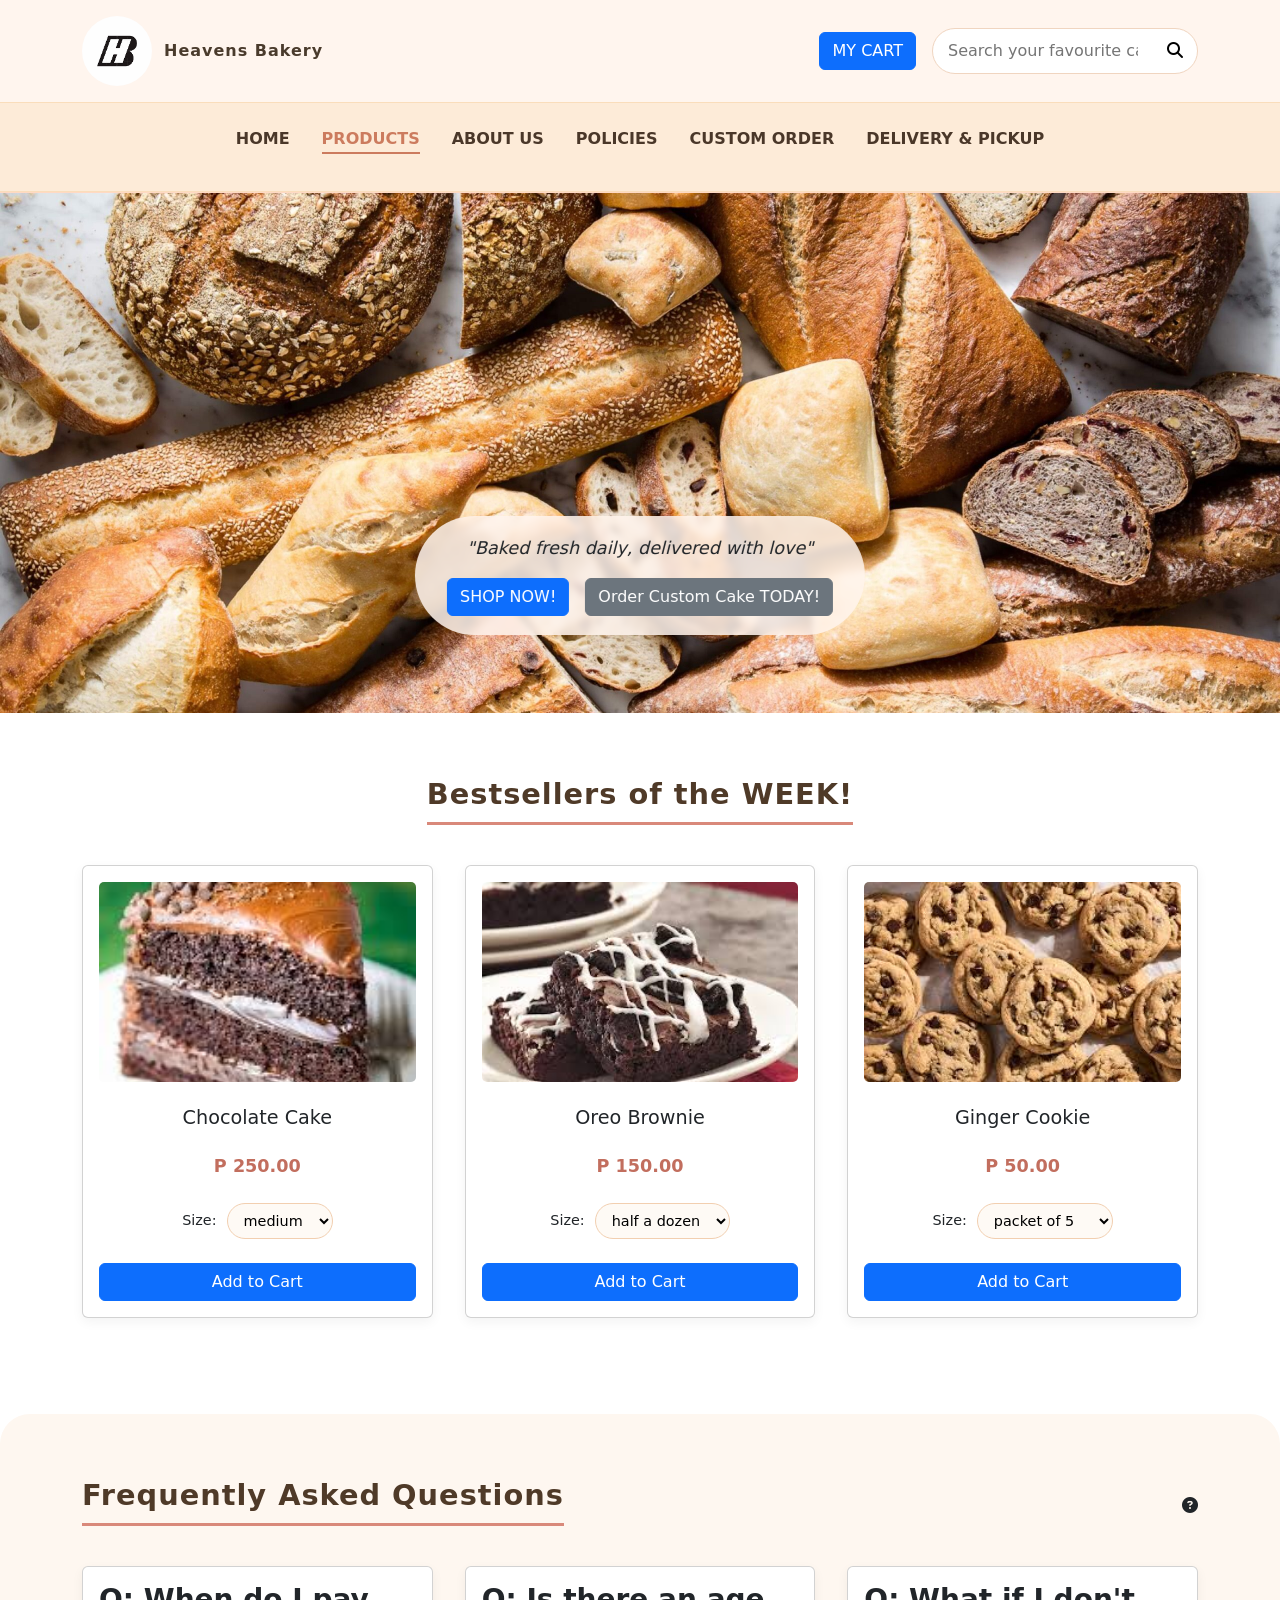
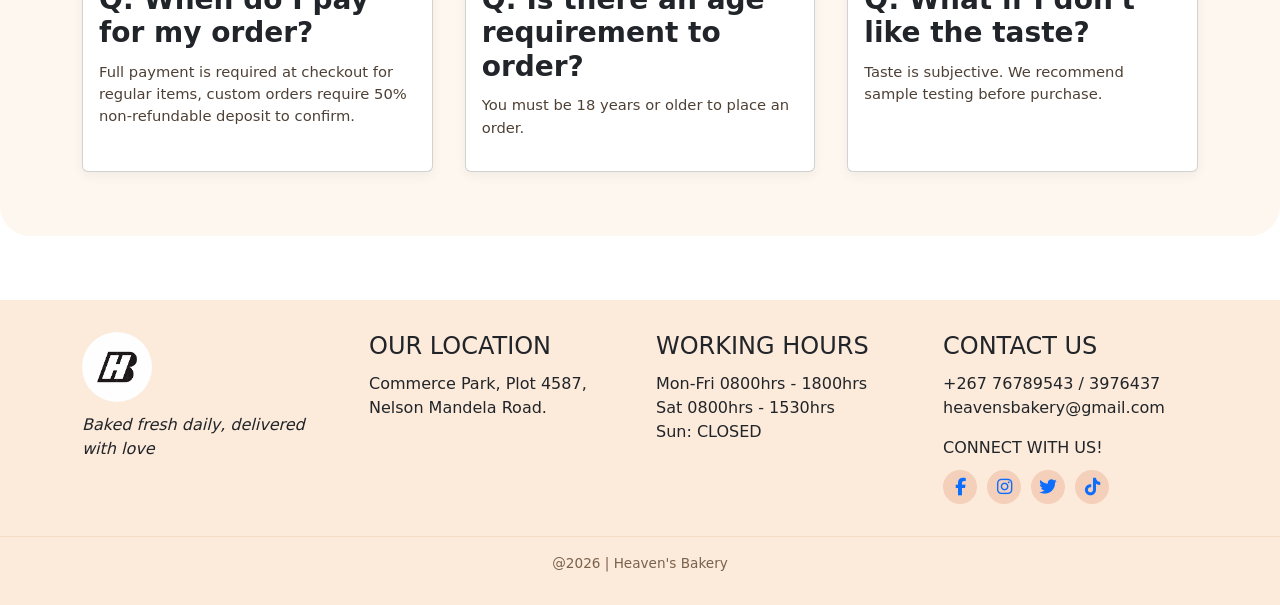
<file: index.html>
<!DOCTYPE html>
<html lang="en">
<head>
  <meta charset="UTF-8">
  <meta name="viewport" content="width=device-width, initial-scale=1.0">
  <title>Heaven's Bakery | Home</title>
<link rel="stylesheet" href="https://cdnjs.cloudflare.com/ajax/libs/font-awesome/6.5.0/css/all.min.css">
  <link rel="stylesheet" href="styles.css">
  <link rel="stylesheet" href="https://cdn.jsdelivr.net/npm/bootstrap@5.3.8/dist/css/bootstrap.min.css">
  <script defer src="script.js"></script>
</head>

<body>

  <header class="site-header">

    <div class="top-bar container">

      <div class="logo-area">

        <div class="circle-logo">
          <img src="images/logo.png"
               alt="Heaven's Bakery Logo"
               class="logo-img">
        </div>

        <span class="brand-text">
          Heavens Bakery
        </span>

      </div>

      <div class="cart-search">

        <button class="cart-btn btn btn-primary">
          MY CART
        </button>

        <div class="search-wrap">

          <input type="text"
                 placeholder="Search your favourite cake..."
                 class="search-input">

          <button class="search-icon-btn">
            <i class="fas fa-search"></i>
          </button>

        </div>

      </div>

    </div>

    
    <nav class="navbar">

      <ul class="nav-links">

        <li><a href="index.html">HOME</a></li>
        <li><a href="products.html" class="active">PRODUCTS</a></li>
        <li><a href="about.html">ABOUT US</a></li>
        <li><a href="policies.html">POLICIES</a></li>
        <li><a href="customorders.html">CUSTOM ORDER</a></li>
        <li><a href="delivery.html">DELIVERY & PICKUP</a></li>

      </ul>

    </nav>

  </header>
  <main>

    
    <section class="hero">

      <div class="hero-media">
        <img src="images/bakery.jpg"
             alt="Hero bakery display">
      </div>

      <div class="hero-content">

        <p class="hero-text">
          "Baked fresh daily, delivered with love"
        </p>

        <div class="hero-actions">

          <button class="btn btn-primary">
            SHOP NOW!
          </button>

          <button class="btn btn-secondary">
             Order Custom Cake TODAY!
          </button>

        </div>

      </div>

    </section>

    
    <section class="section">

      <div class="container">

        <div class="section-header">
          <h2 class="section-title">
            Bestsellers of the WEEK!
          </h2>
        </div>

        <div class="grid grid-3">

    
          <article class="card product-card"
                   data-product='{"name":"Chocolate Cake","price":250}'>

            <div class="card-img">
              <img src="images/choc.jpg"
                   alt="Chocolate Cake">
            </div>

            <div class="card-content">

              <h3 class="card-title">
                Chocolate Cake
              </h3>

              <p class="price">
                P 250.00
              </p>

              <div class="product-options">

                <label>Size:</label>

                <select class="input-select">
                  <option>medium</option>
                  <option>large</option>
                </select>

              </div>

              <button class="btn btn-primary add-to-cart"
                      data-name="Chocolate Cake"
                      data-price="250">

                 Add to Cart

              </button>

            </div>

          </article>

          <!-- CARD 2 -->
          <article class="card product-card"
                   data-product='{"name":"Oreo Brownie","price":150}'>

            <div class="card-img">
              <img src="images/oreo brownss.jpg"
                   alt="Oreo Brownie">
            </div>

            <div class="card-content">

              <h3 class="card-title">
                Oreo Brownie
              </h3>

              <p class="price">
                P 150.00
              </p>

              <div class="product-options">

                <label>Size:</label>

                <select class="input-select">
                  <option>half a dozen</option>
                  <option>dozen</option>
                </select>

              </div>

              <button class="btn btn-primary add-to-cart"
                      data-name="Oreo Brownie"
                      data-price="150">

                 Add to Cart

              </button>

            </div>

          </article>

          <!-- CARD 3 -->
          <article class="card product-card"
                   data-product='{"name":"Ginger Cookie","price":50}'>

            <div class="card-img">
              <img src="images/choc chipss.jpg"
                   alt="Ginger Cookie">
            </div>

            <div class="card-content">

              <h3 class="card-title">
                Ginger Cookie
              </h3>

              <p class="price">
                P 50.00
              </p>

              <div class="product-options">

                <label>Size:</label>

                <select class="input-select">
                  <option>packet of 5</option>
                  <option>packet of 10</option>
                </select>

              </div>

              <button class="btn btn-primary add-to-cart"
                      data-name="Ginger Cookie"
                      data-price="50">

                Add to Cart

              </button>

            </div>

          </article>

        </div>

      </div>

    </section>

    <!-- FAQ -->
    <section class="section section-soft">

      <div class="container">

        <div class="section-header split-header">

          <h2 class="section-title">
            Frequently Asked Questions
          </h2>

          <span class="help-icon">
            <i class="fas fa-question-circle"></i>
          </span>

        </div>

        <div class="grid grid-3">

          <article class="card faq-card">

            <h3 class="faq-question">
              Q: When do I pay for my order?
            </h3>

            <p class="faq-answer">
              Full payment is required at checkout for regular items,
              custom orders require 50% non-refundable deposit to confirm.
            </p>

          </article>

          <article class="card faq-card">

            <h3 class="faq-question">
              Q: Is there an age requirement to order?
            </h3>

            <p class="faq-answer">
              You must be 18 years or older to place an order.
            </p>

          </article>

          <article class="card faq-card">

            <h3 class="faq-question">
              Q: What if I don't like the taste?
            </h3>

            <p class="faq-answer">
              Taste is subjective. We recommend sample testing before purchase.
            </p>

          </article>

        </div>

      </div>

    </section>

  </main>

  <!-- FOOTER -->
   <footer class="site-footer">

    <div class="footer-columns container">

      <div class="footer-col">

        <div class="footer-logo-circle">
          <img src="images/logo.png"
               alt="Heaven's Bakery logo">
        </div>

        <p class="footer-slogan">
          Baked fresh daily, delivered with love
        </p>

      </div>

      <div class="footer-col">

        <h4> OUR LOCATION</h4>

        <p>
          Commerce Park, Plot 4587,
          Nelson Mandela Road.
        </p>

      </div>

      <div class="footer-col">

        <h4> WORKING HOURS</h4>

        <p>
          Mon-Fri 0800hrs - 1800hrs<br>
          Sat 0800hrs - 1530hrs<br>
          Sun: CLOSED
        </p>

      </div>

      <div class="footer-col">

        <h4> CONTACT US</h4>

        <p>
           +267 76789543 / 3976437<br>
           heavensbakery@gmail.com
        </p>

        <div class="social-row">

          <span>CONNECT WITH US!</span>

          <div class="social-icons">
            <a href="#"><i class="fab fa-facebook-f"></i></a>
            <a href="#"><i class="fab fa-instagram"></i></a>
            <a href="#"><i class="fab fa-twitter"></i></a>
            <a href="#"><i class="fab fa-tiktok"></i></a>
          </div>

        </div>

      </div>

    </div>

    <div class="bottom-bar">
      <p>@2026 | Heaven's Bakery</p>
    </div>

  </footer>

  <div id="cart-toast" class="toast-message"></div>

</body>
</html>
</file>
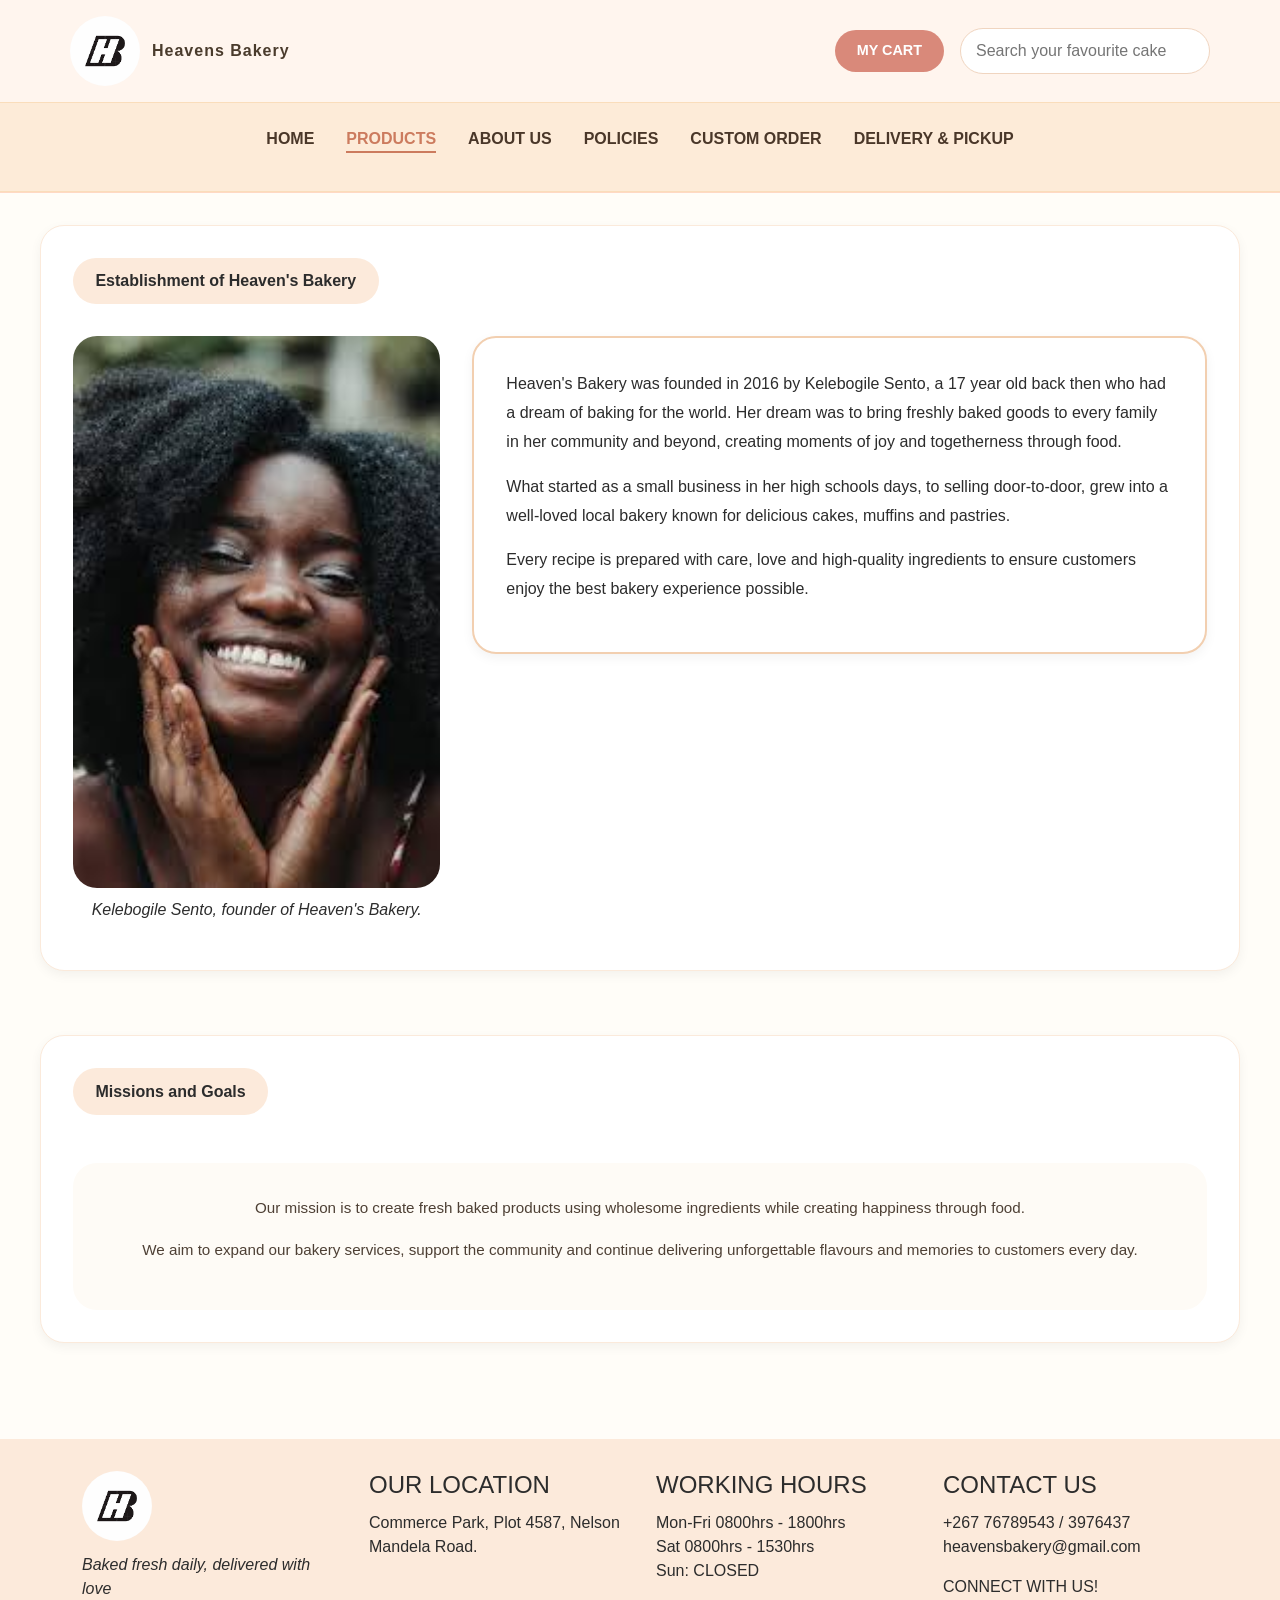
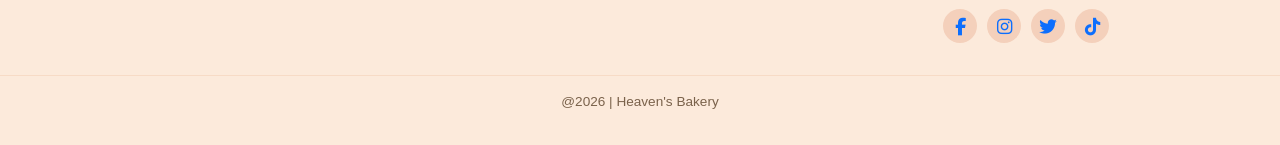
<file: about.html>
<!DOCTYPE html>
<html lang="en">
<head>
  <meta charset="UTF-8">
  <meta name="viewport" content="width=device-width, initial-scale=1.0">

  <title>Heaven's Bakery | About Us</title>
<link rel="stylesheet" href="https://cdnjs.cloudflare.com/ajax/libs/font-awesome/6.5.0/css/all.min.css">
  <link rel="stylesheet" href="https://cdn.jsdelivr.net/npm/bootstrap@5.3.8/dist/css/bootstrap.min.css">
  <link rel="stylesheet" href="styles.css">
  <script defer src="script.js"></script>
</head>

<body>

<header class="site-header">

    <div class="top-bar container">

      <div class="logo-area">

        <div class="circle-logo">
          <img src="images/logo.png"
               alt="Heaven's Bakery Logo"
               class="logo-img">
        </div>

        <span class="brand-text">
          Heavens Bakery
        </span>

      </div>

      <div class="cart-search">

        <button class="cart-btn btn btn-primary">
          MY CART
        </button>

        <div class="search-wrap">

          <input type="text"
                 placeholder="Search your favourite cake..."
                 class="search-input">

          <button class="search-icon-btn">
            
          </button>

        </div>

      </div>

    </div>

    <!-- NAVBAR -->
    <nav class="navbar">

      <ul class="nav-links">

        <li><a href="index.html">HOME</a></li>
        <li><a href="products.html" class="active">PRODUCTS</a></li>
        <li><a href="about.html">ABOUT US</a></li>
        <li><a href="policies.html">POLICIES</a></li>
        <li><a href="customorders.html">CUSTOM ORDER</a></li>
        <li><a href="delivery.html">DELIVERY & PICKUP</a></li>

      </ul>

    </nav>

  </header>

<!-- ================= MAIN ================= -->

<main>

  <!-- STORY SECTION -->
  <section class="about-section">

    <div class="about-container-card">

      <div class="small-label-box">
        Establishment of Heaven's Bakery
      </div>

      <div class="about-two-columns">

        <!-- IMAGE -->
        <div class="about-image-col">

          <div class="founder-image-placeholder">
            <img src="images/founder.jpg" alt="">
          </div>

          <p class="image-caption">
          Kelebogile Sento, founder of Heaven's Bakery.
          </p>

        </div>

        <!-- TEXT -->
        <div class="about-text-col">

          <div class="text-block-large">

            <p>
              Heaven's Bakery was founded in 2016 by Kelebogile Sento, a 17 year old back then who had a dream of baking for the world. Her dream was to bring freshly baked goods to every family in her community and beyond, creating moments of joy and togetherness through food.
            </p>

            <p>
              What started as a small business in her high schools days, to selling door-to-door, grew into a well-loved local bakery known for delicious cakes, muffins and pastries.
            </p>

            <p>
              Every recipe is prepared with care, love and high-quality ingredients to ensure customers enjoy the best bakery experience possible.
            </p>

          </div>

        </div>

      </div>

    </div>

  </section>

  
  <section class="about-section">

    <div class="about-container-card full-width-card">

      <div class="small-label-box">
        Missions and Goals
      </div>

      <div class="mission-text-block">

        <p>
          Our mission is to create fresh baked products using wholesome ingredients while creating happiness through food.
        </p>

        <p>
          We aim to expand our bakery services, support the community and continue delivering unforgettable flavours and memories to customers every day.
        </p>

      </div>

    </div>

  </section>

</main>

<footer class="site-footer">

    <div class="footer-columns container">

      <div class="footer-col">

        <div class="footer-logo-circle">
          <img src="images/logo.png"
               alt="Heaven's Bakery logo">
        </div>

        <p class="footer-slogan">
          Baked fresh daily, delivered with love
        </p>

      </div>

      <div class="footer-col">

        <h4> OUR LOCATION</h4>

        <p>
          Commerce Park, Plot 4587,
          Nelson Mandela Road.
        </p>

      </div>

      <div class="footer-col">

        <h4> WORKING HOURS</h4>

        <p>
          Mon-Fri 0800hrs - 1800hrs<br>
          Sat 0800hrs - 1530hrs<br>
          Sun: CLOSED
        </p>

      </div>

      <div class="footer-col">

        <h4> CONTACT US</h4>

        <p>
           +267 76789543 / 3976437<br>
           heavensbakery@gmail.com
        </p>

        <div class="social-row">

          <span>CONNECT WITH US!</span>

          <div class="social-icons">
            <a href="#"><i class="fab fa-facebook-f"></i></a>
            <a href="#"><i class="fab fa-instagram"></i></a>
            <a href="#"><i class="fab fa-twitter"></i></a>
            <a href="#"><i class="fab fa-tiktok"></i></a>
          </div>

        </div>

      </div>

    </div>

    <div class="bottom-bar">
      <p>@2026 | Heaven's Bakery</p>
    </div>

  </footer>

<div id="cart-toast" class="toast-message"></div>

</body>

</html>
</file>
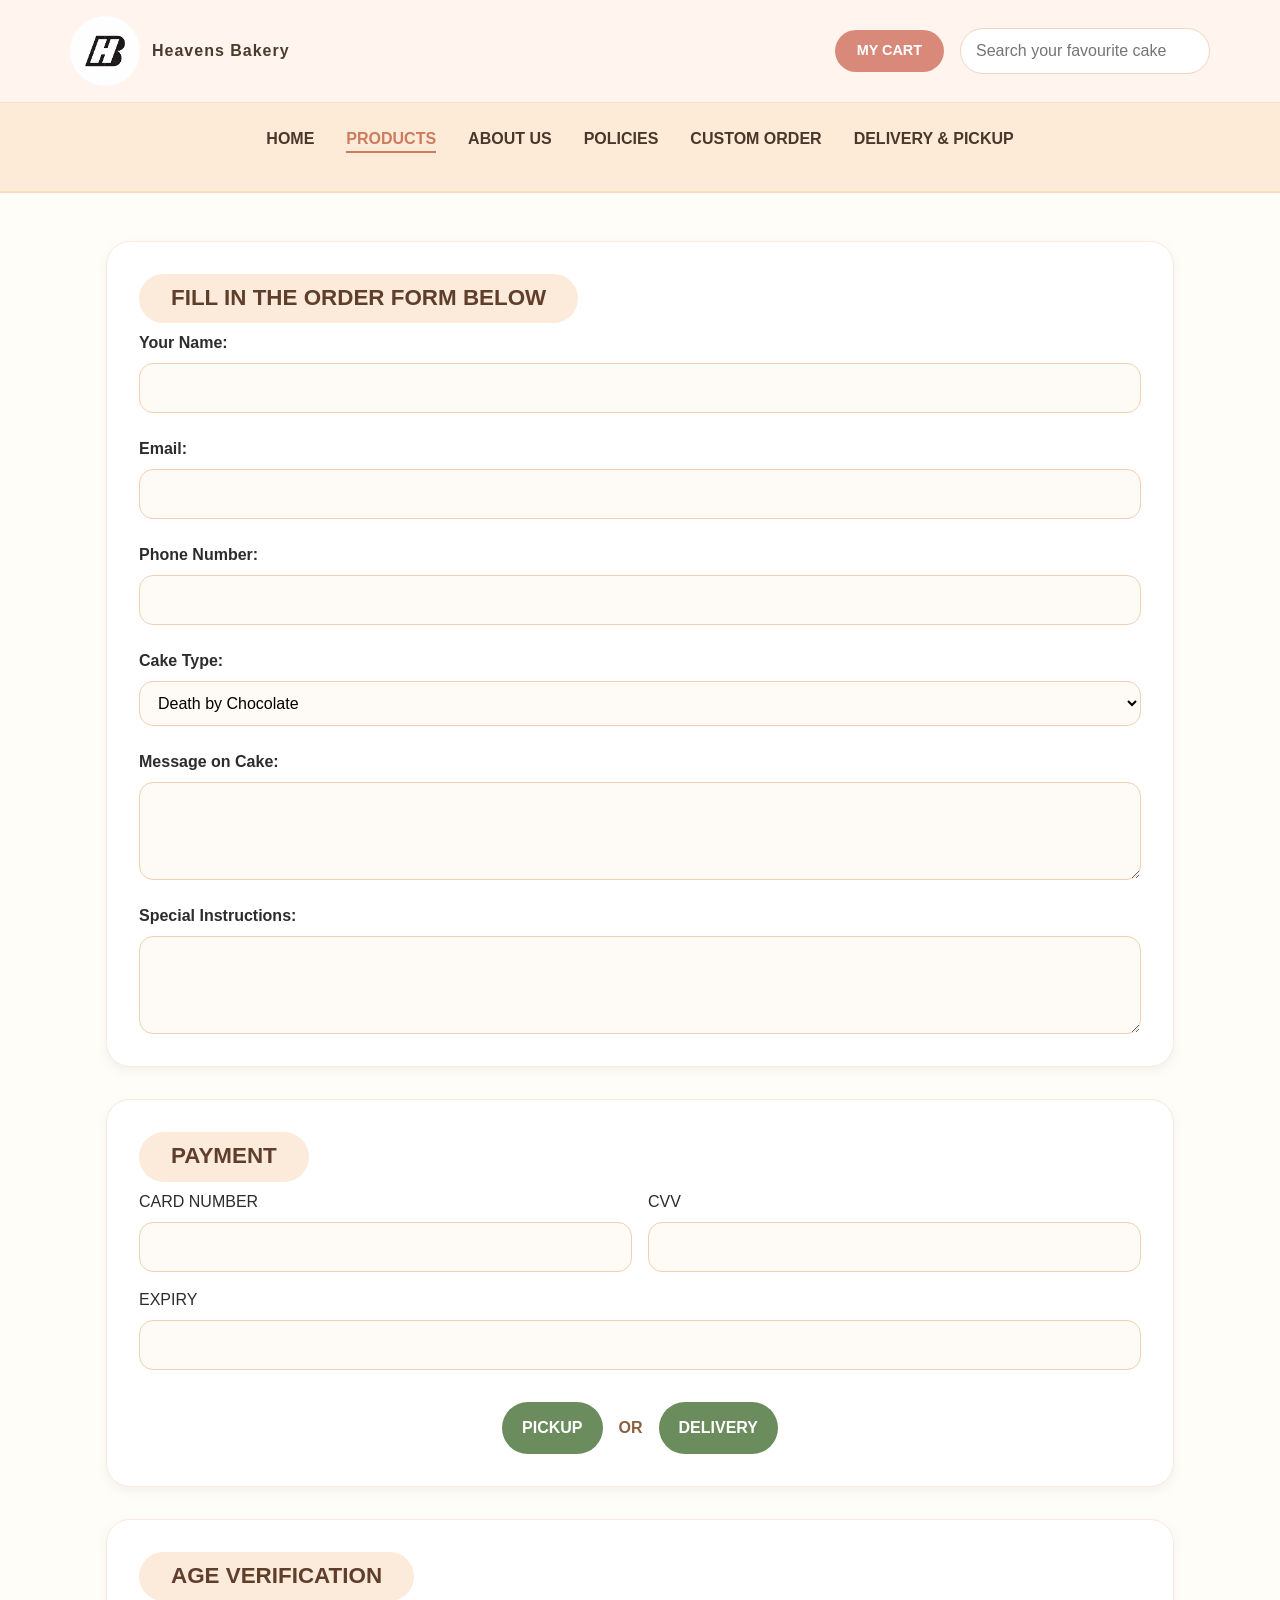
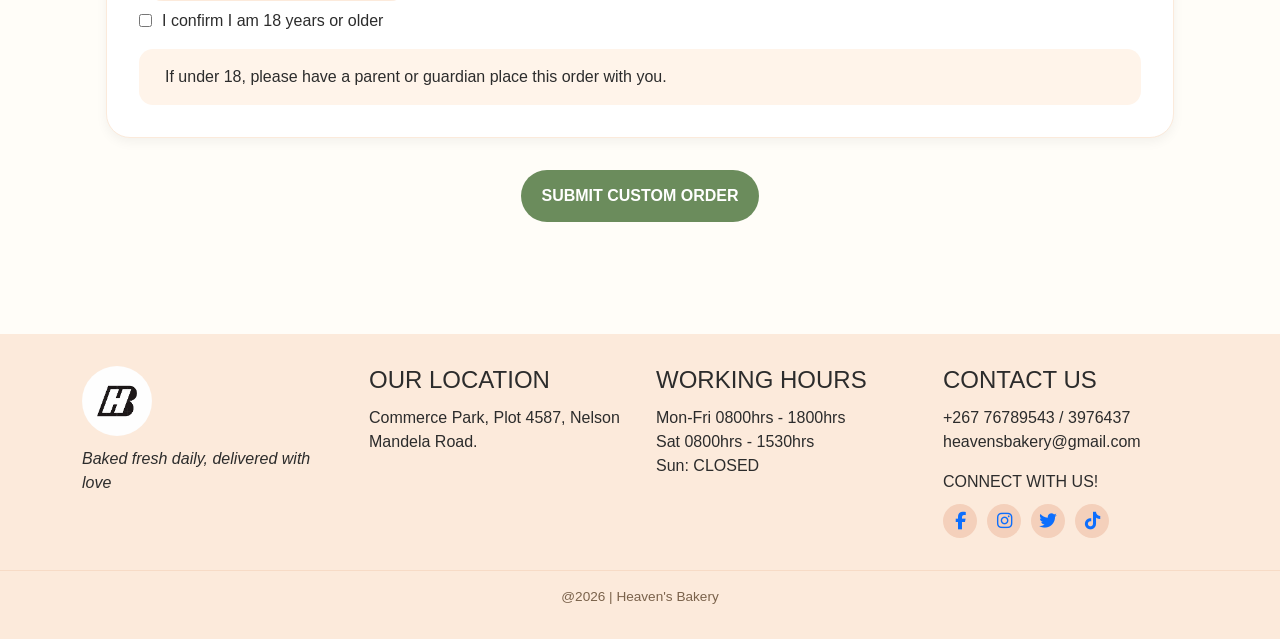
<file: customorders.html>
<!DOCTYPE html>
<html lang="en">
<head>
  <meta charset="UTF-8">
  <meta name="viewport" content="width=device-width, initial-scale=1.0">
  <title>Heaven's Bakery | Custom Orders</title>
<link rel="stylesheet" href="https://cdnjs.cloudflare.com/ajax/libs/font-awesome/6.5.0/css/all.min.css">
<link rel="stylesheet" href="https://cdn.jsdelivr.net/npm/bootstrap@5.3.8/dist/css/bootstrap.min.css">
  <link rel="stylesheet" href="styles.css">
  <script defer src="script.js"></script>
</head>

<body>

<header class="site-header">

    <div class="top-bar container">

      <div class="logo-area">

        <div class="circle-logo">
          <img src="images/logo.png"
               alt="Heaven's Bakery Logo"
               class="logo-img">
        </div>

        <span class="brand-text">
          Heavens Bakery
        </span>

      </div>

      <div class="cart-search">

        <button class="cart-btn btn btn-primary">
          MY CART
        </button>

        <div class="search-wrap">

          <input type="text"
                 placeholder="Search your favourite cake..."
                 class="search-input">

          <button class="search-icon-btn">
            
          </button>

        </div>

      </div>

    </div>

    
    <nav class="navbar">

      <ul class="nav-links">

        <li><a href="index.html">HOME</a></li>
        <li><a href="products.html" class="active">PRODUCTS</a></li>
        <li><a href="about.html">ABOUT US</a></li>
        <li><a href="policies.html">POLICIES</a></li>
        <li><a href="customorders.html">CUSTOM ORDER</a></li>
        <li><a href="delivery.html">DELIVERY & PICKUP</a></li>

      </ul>

    </nav>

  </header>


<main class="custom-main">

  
  <section class="custom-order-section">

    <div class="form-container-card">

      <div class="section-header-box">
        <h2 class="section-title-boxed">
          FILL IN THE ORDER FORM BELOW
        </h2>
      </div>

      <form class="custom-order-form">

        <div class="form-row">
          <label>Your Name:</label>
          <input type="text">
        </div>

        <div class="form-row">
          <label>Email:</label>
          <input type="email">
        </div>

        <div class="form-row">
          <label>Phone Number:</label>
          <input type="tel">
        </div>

        <div class="form-row">
          <label>Cake Type:</label>

          <select>
            <option>Death by Chocolate</option>
            <option>Red Velvet</option>
            <option>Black Forest</option>
            <option>Carrot Cake</option>
          </select>
        </div>

        <div class="form-row">
          <label>Message on Cake:</label>
          <textarea rows="3"></textarea>
        </div>

        <div class="form-row">
          <label>Special Instructions:</label>
          <textarea rows="3"></textarea>
        </div>

      </form>

    </div>

  </section>

  <section class="custom-order-section">

    <div class="form-container-card">

      <div class="section-header-box">
        <h2 class="section-title-boxed">PAYMENT</h2>
      </div>

      <div class="payment-fields">

        <div class="payment-row">

          <div class="payment-field-group">
            <label>CARD NUMBER</label>
            <input type="text">
          </div>

          <div class="payment-field-group">
            <label>CVV</label>
            <input type="text">
          </div>

        </div>

        <div class="payment-row">

          <div class="payment-field-group">
            <label>EXPIRY</label>
            <input type="text">
          </div>

        </div>

      </div>

      <div class="fulfillment-options">

        <button class="fulfillment-btn">
          PICKUP
        </button>

        <span class="or-divider">OR</span>

        <button class="fulfillment-btn">
          DELIVERY
        </button>

      </div>

    </div>

  </section>

  
  <section class="custom-order-section">

    <div class="form-container-card age-card">

      <div class="section-header-box">
        <h2 class="section-title-boxed">AGE VERIFICATION</h2>
      </div>

      <div class="age-verification">

        <div class="checkbox-row">
          <input type="checkbox">
          <label>I confirm I am 18 years or older</label>
        </div>

        <div class="warning-row">
          <span class="warning-icon"></span>

          <span class="warning-text">
            If under 18, please have a parent or guardian place this order with you.
          </span>
        </div>

      </div>

    </div>

  </section>

  
  <div class="submit-wrapper">

    <button class="btn-submit-large">
      SUBMIT CUSTOM ORDER
    </button>

  </div>

</main>

<footer class="site-footer">

    <div class="footer-columns container">

      <div class="footer-col">

        <div class="footer-logo-circle">
          <img src="images/logo.png"
               alt="Heaven's Bakery logo">
        </div>

        <p class="footer-slogan">
          Baked fresh daily, delivered with love
        </p>

      </div>

      <div class="footer-col">

        <h4> OUR LOCATION</h4>

        <p>
          Commerce Park, Plot 4587,
          Nelson Mandela Road.
        </p>

      </div>

      <div class="footer-col">

        <h4> WORKING HOURS</h4>

        <p>
          Mon-Fri 0800hrs - 1800hrs<br>
          Sat 0800hrs - 1530hrs<br>
          Sun: CLOSED
        </p>

      </div>

      <div class="footer-col">

        <h4> CONTACT US</h4>

        <p>
           +267 76789543 / 3976437<br>
           heavensbakery@gmail.com
        </p>

        <div class="social-row">

          <span>CONNECT WITH US!</span>

          <div class="social-icons">
            <a href="#"><i class="fab fa-facebook-f"></i></a>
            <a href="#"><i class="fab fa-instagram"></i></a>
            <a href="#"><i class="fab fa-twitter"></i></a>
            <a href="#"><i class="fab fa-tiktok"></i></a>
          </div>

        </div>

      </div>

    </div>

    <div class="bottom-bar">
      <p>@2026 | Heaven's Bakery</p>
    </div>

  </footer>


<div id="cart-toast" class="toast-message"></div>

</body>
</html>
</file>
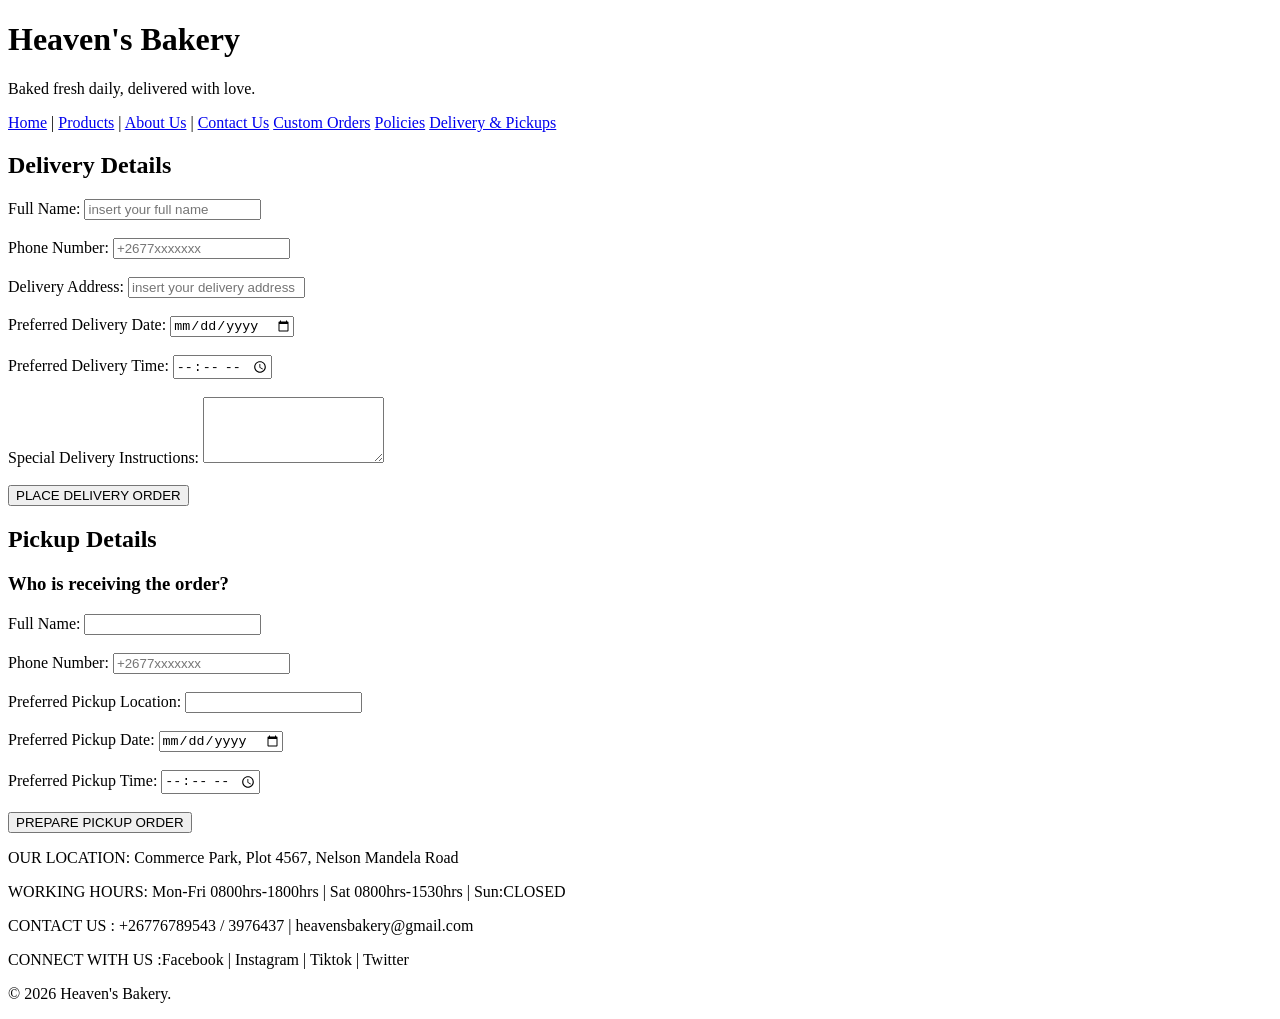
<file: delivery.html>
<!DOCTYPE html> 
<html lang="en">
<head>
    <meta charset="UTF-8">
    <meta name="viewport" content="width=device-width, initial-scale=1.0">
    <title>Heaven's Bakery- Delivery & Pickups</title>
</head>


<body>
    <header>
        <h1>Heaven's Bakery</h1>
        <p>Baked fresh daily, delivered with love.</p>
    </header>

    <!-- Navigation Section -->
    <nav>
        <a href="index.html">Home</a> |
        <a href="products.html">Products</a> |
        <a href="about.html">About Us</a> |
        <a href="contact.html">Contact Us</a>
        <a href="custom-orders.html">Custom Orders</a>
        <a href="policies.html">Policies</a>
        <a href="delivery.html">Delivery & Pickups</a>
    </nav>

    <!-- Main Content Section -->
    <main>

        <!--Delivery Section-->
        <section>
            <h2>Delivery Details</h2>
<label for="Delivery-Name">Full Name:</label>
            <input type="text" id="Delivery-Name" name="Delivery-Name" placeholder="insert your full name">

            <br><br>
            <label for="Delivery-Phone">Phone Number:</label>
            <input type="tel" id="Delivery-Phone" name="Delivery-Phone" placeholder="+2677xxxxxxx">

            <br><br>
            <label for="Delivery-Address">Delivery Address:</label>
            <input type="text" id="Delivery-Address" name="Delivery-Address" placeholder="insert your delivery address">

            <br><br>
            <label for="Delivery-Date">Preferred Delivery Date:</label>
            <input type="date" id="Delivery-Date" name="Delivery-Date">

            <br><br>
            <label for="Delivery-Time">Preferred Delivery Time:</label>
            <input type="time" id="Delivery-Time" name="Delivery-Time">

            <br><br>
            <label for="Delivery-Instructions">Special Delivery Instructions:</label>
            <textarea id="Delivery-Instructions" name="Delivery-Instructions" rows="4"></textarea>

            <br><br>
            <button type="submit">PLACE DELIVERY ORDER</button>
 </section>


 <!--Pickup Section-->
        <section>
            <h2>Pickup Details</h2>
            <h3>Who is receiving the order?</h3>

            <label for="Pickup-Name">Full Name:</label>
            <input type="text" id="Pickup-Name" name="Pickup-Name" required>

            <br><br>
            <label for="Pickup-Phone">Phone Number:</label>
            <input type="tel" id="Pickup-Phone" name="Pickup-Phone" placeholder="+2677xxxxxxx" required>

            <br><br>    
            <label for="Pickup-Location">Preferred Pickup Location:</label>
            <input type="text" id="Pickup-Location" name="Pickup-Location" required>

            <br><br>
            <label for="Pickup-Date">Preferred Pickup Date:</label>
            <input type="date" id="Pickup-Date" name="Pickup-Date" required>

            <br><br>
            <label for="Pickup-Time">Preferred Pickup Time:</label>
            <input type="time" id="Pickup-Time" name="Pickup-Time" required>

            <br><br>
            <button type="submit">PREPARE PICKUP ORDER</button>
        </section>
    </main>

    <!-- Footer -->
    <footer>
        <p>OUR LOCATION: Commerce Park, Plot 4567, Nelson Mandela Road</p>
        <p>WORKING HOURS: Mon-Fri 0800hrs-1800hrs | Sat 0800hrs-1530hrs | Sun:CLOSED</p>
        <p>CONTACT US : +26776789543 / 3976437 | heavensbakery@gmail.com</p>
        <p>CONNECT WITH US :Facebook | Instagram | Tiktok | Twitter</p>
        <p>&copy; 2026 Heaven's Bakery.</p>
    </footer>
</body>
</html>
</file>
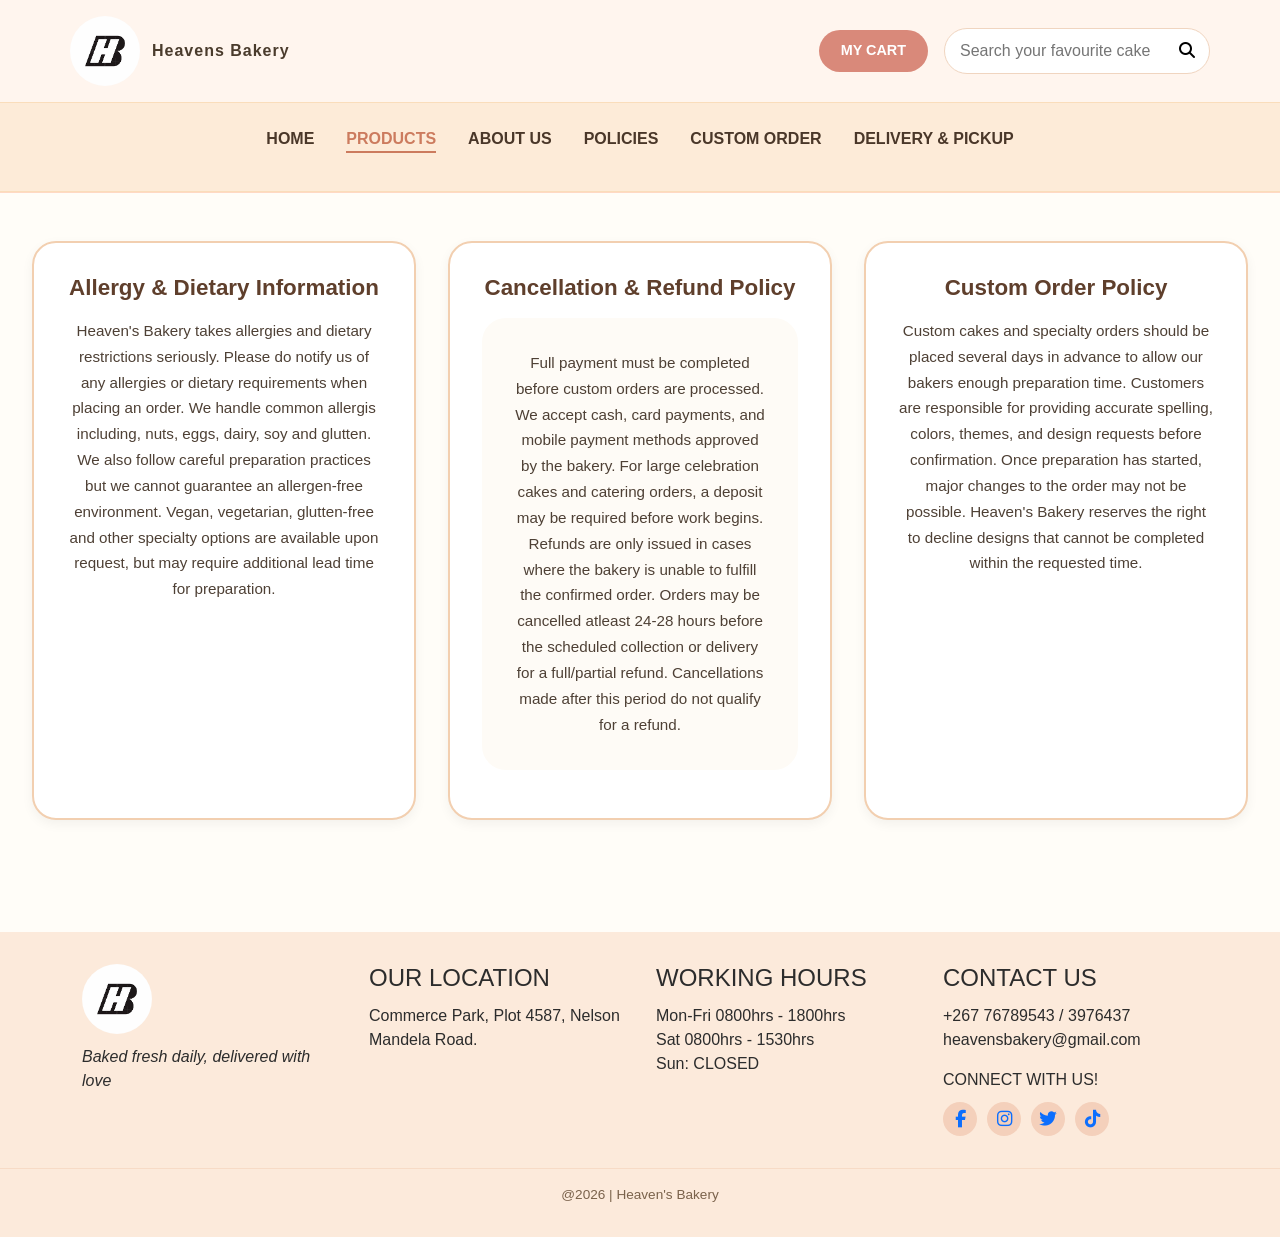
<file: policies.html>
<!DOCTYPE html>
<html lang="en">
<head>
  <meta charset="UTF-8" />
  <meta name="viewport" content="width=device-width, initial-scale=1.0"/>
  <title>Heaven's Bakery | Policies</title>

<link rel="stylesheet" href="https://cdnjs.cloudflare.com/ajax/libs/font-awesome/6.5.0/css/all.min.css">
 <link rel="stylesheet" href="https://cdn.jsdelivr.net/npm/bootstrap@5.3.8/dist/css/bootstrap.min.css">
  <link rel="stylesheet" href="styles.css">

  
  <script defer src="script.js"></script>
</head>

<body>

    <header class="site-header">

    <div class="top-bar container">

      <div class="logo-area">

        <div class="circle-logo">
          <img src="images/logo.png"
               alt="Heaven's Bakery Logo"
               class="logo-img">
        </div>

        <span class="brand-text">
          Heavens Bakery
        </span>

      </div>

      <div class="cart-search">

        <button class="cart-btn btn btn-primary">
          MY CART
        </button>

        <div class="search-wrap">

          <input type="text"
                 placeholder="Search your favourite cake..."
                 class="search-input">

          <button class="search-icon-btn">
            <i class="fas fa-search"></i>
          </button>

        </div>

      </div>

    </div>

    
    <nav class="navbar">

      <ul class="nav-links">

        <li><a href="index.html">HOME</a></li>
        <li><a href="products.html" class="active">PRODUCTS</a></li>
        <li><a href="about.html">ABOUT US</a></li>
        <li><a href="policies.html">POLICIES</a></li>
        <li><a href="customorders.html">CUSTOM ORDER</a></li>
        <li><a href="delivery.html">DELIVERY & PICKUP</a></li>

      </ul>

    </nav>

  </header>

  
    

  
  <main>

    <section class="policies-section">

      
      <div class="policy-grid">

        <!-- CARD 1 -->
        <div class="policy-card">

          <div class="policy-icon">
            
          </div>

          <h2 class="policy-title">
            Allergy & Dietary Information
          </h2>

          <p class="policy-text">
            Heaven's Bakery takes allergies and dietary restrictions seriously. Please do notify us of any allergies or dietary requirements when placing an order. We handle common allergis including, nuts, eggs, dairy, soy and glutten. We also follow careful preparation practices but we cannot guarantee an allergen-free environment. Vegan, vegetarian, glutten-free and other specialty options are available upon request, but may require additional lead time for preparation.
          </p>

        </div>

        <!-- CARD 2 -->
        <div class="text-block-large">

          <div class="policy-icon">
            
          </div>

          <h2 class="policy-title">
            Cancellation & Refund Policy
          </h2>

          <p class="mission-text-block">
            Full payment must be completed before custom orders are
            processed. We accept cash, card payments, and mobile payment
            methods approved by the bakery. For large celebration cakes
            and catering orders, a deposit may be required before work
            begins. Refunds are only issued in cases where the bakery is
            unable to fulfill the confirmed order.
            Orders may be cancelled atleast 24-28 hours before the scheduled collection or delivery for a full/partial refund. Cancellations made after this period do not qualify for a refund.
            
          </p>

        </div>

        <!-- CARD 3 -->
        <div class="text-block-large">

          <div class="policy-icon">
            
          </div>

          <h2 class="policy-title">
            Custom Order Policy
          </h2>

          <p class="policy-text">
            Custom cakes and specialty orders should be placed several
            days in advance to allow our bakers enough preparation time.
            Customers are responsible for providing accurate spelling,
            colors, themes, and design requests before confirmation.
            Once preparation has started, major changes to the order may
            not be possible. Heaven's Bakery reserves the right to decline
            designs that cannot be completed within the requested time.
          </p>

        </div>

      </div>

    </section>

  </main>


  <footer class="site-footer">

    <div class="footer-columns container">

      <div class="footer-col">

        <div class="footer-logo-circle">
          <img src="images/logo.png"
               alt="Heaven's Bakery logo">
        </div>

        <p class="footer-slogan">
          Baked fresh daily, delivered with love
        </p>

      </div>

      <div class="footer-col">

        <h4> OUR LOCATION</h4>

        <p>
          Commerce Park, Plot 4587,
          Nelson Mandela Road.
        </p>

      </div>

      <div class="footer-col">

        <h4> WORKING HOURS</h4>

        <p>
          Mon-Fri 0800hrs - 1800hrs<br>
          Sat 0800hrs - 1530hrs<br>
          Sun: CLOSED
        </p>

      </div>

      <div class="footer-col">

        <h4> CONTACT US</h4>

        <p>
           +267 76789543 / 3976437<br>
           heavensbakery@gmail.com
        </p>

        <div class="social-row">

          <span>CONNECT WITH US!</span>

          <div class="social-icons">
            <a href="#"><i class="fab fa-facebook-f"></i></a>
            <a href="#"><i class="fab fa-instagram"></i></a>
            <a href="#"><i class="fab fa-twitter"></i></a>
            <a href="#"><i class="fab fa-tiktok"></i></a>
          </div>

        </div>

      </div>

    </div>

    <div class="bottom-bar">
      <p>@2026 | Heaven's Bakery</p>
    </div>

  </footer>

 
  <!-- Toast -->
  <div id="cart-toast" class="toast-message"></div>

</body>
</html>
</file>
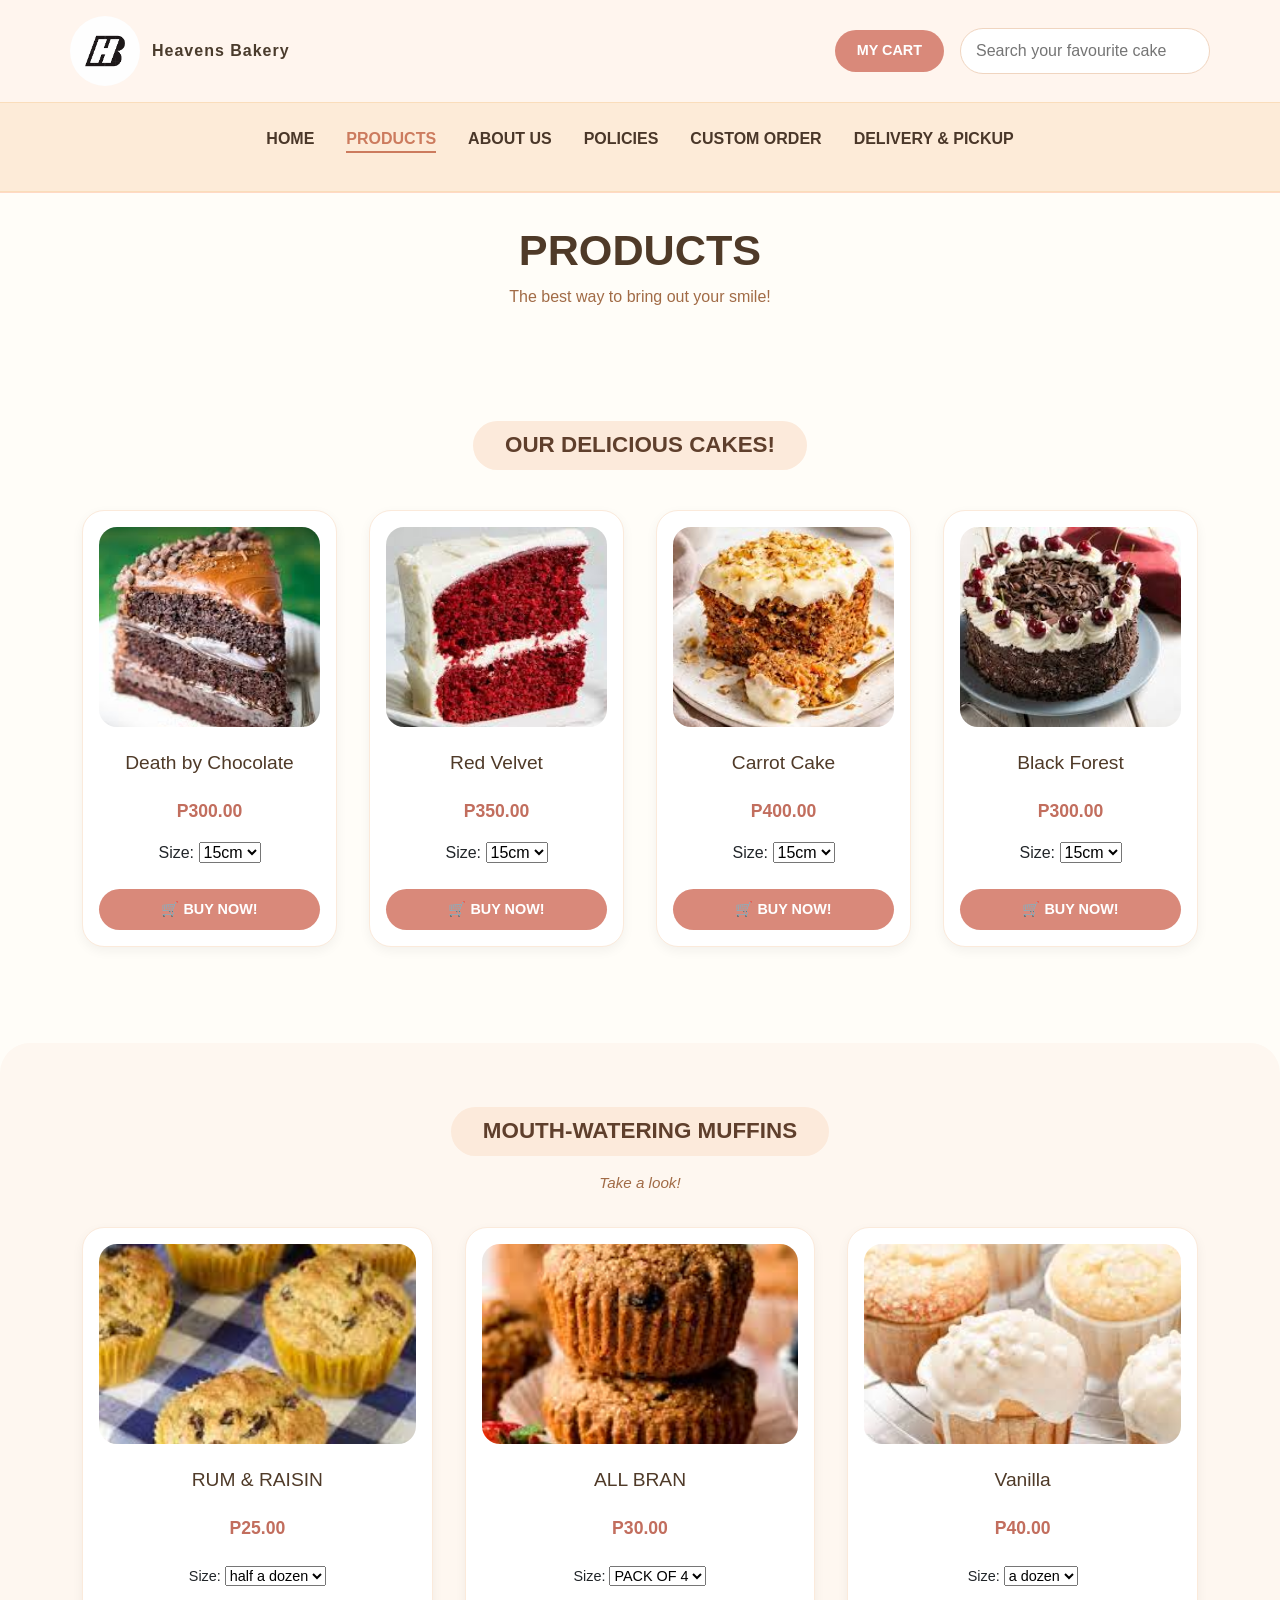
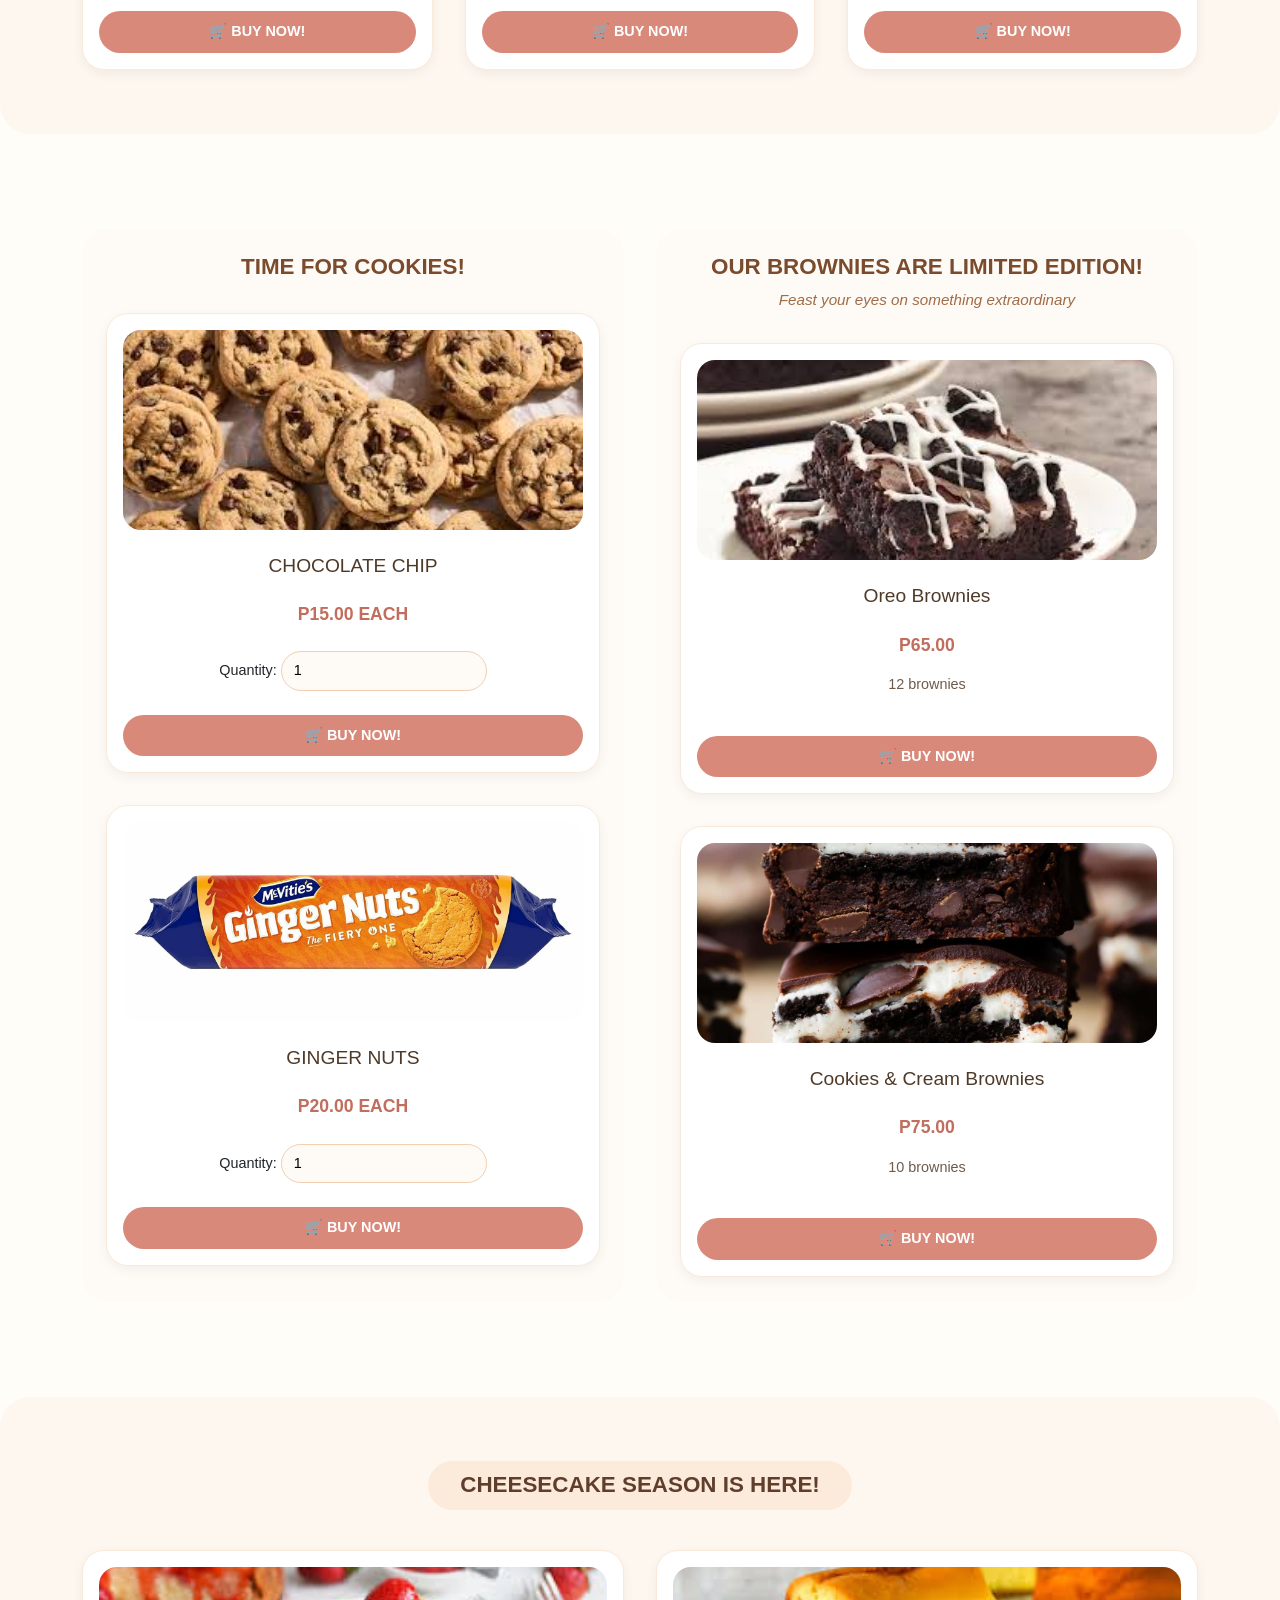
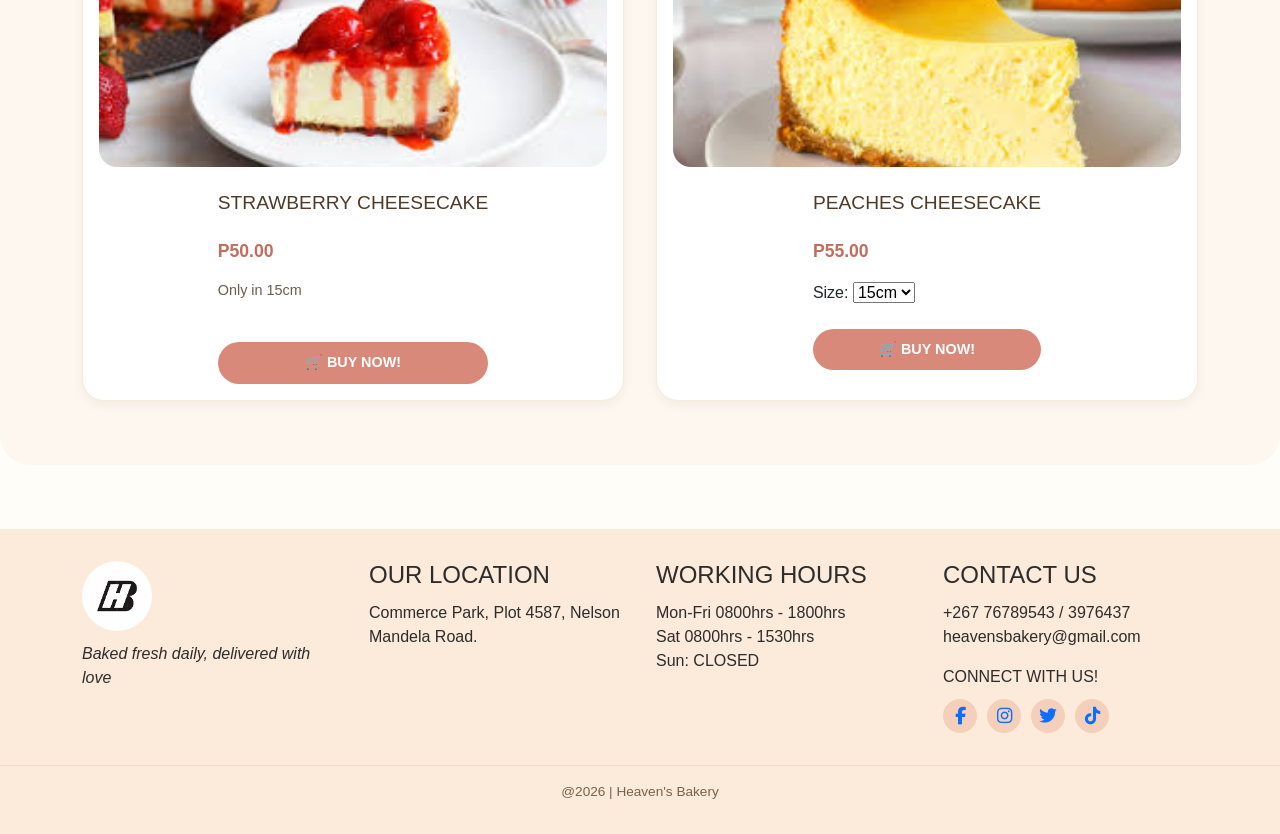
<file: products.html>
<!DOCTYPE html>
<html lang="en">
<head>
  <meta charset="UTF-8">
  <meta name="viewport" content="width=device-width, initial-scale=1.0">

  <title>Heaven's Bakery | Products</title>
<link rel="stylesheet" href="https://cdnjs.cloudflare.com/ajax/libs/font-awesome/6.5.0/css/all.min.css">
<link rel="stylesheet" href="https://cdn.jsdelivr.net/npm/bootstrap@5.3.8/dist/css/bootstrap.min.css">
  <link rel="stylesheet" href="styles.css">
  <script defer src="script.js"></script>
</head>

<body>

  <!-- =========================
       HEADER
  ========================== -->
  <header class="site-header">

    <div class="top-bar container">

      <div class="logo-area">

        <div class="circle-logo">
          <img src="images/logo.png"
               alt="Heaven's Bakery Logo"
               class="logo-img">
        </div>

        <span class="brand-text">
          Heavens Bakery
        </span>

      </div>

      <div class="cart-search">

        <button class="cart-btn btn btn-primary">
          MY CART
        </button>

        <div class="search-wrap">

          <input type="text"
                 placeholder="Search your favourite cake..."
                 class="search-input">

          <button class="search-icon-btn">
            
          </button>

        </div>

      </div>

    </div>

    <!-- NAVBAR -->
    <nav class="navbar">

      <ul class="nav-links">

        <li><a href="index.html">HOME</a></li>
        <li><a href="products.html" class="active">PRODUCTS</a></li>
        <li><a href="about.html">ABOUT US</a></li>
        <li><a href="policies.html">POLICIES</a></li>
        <li><a href="customorders.html">CUSTOM ORDER</a></li>
        <li><a href="delivery.html">DELIVERY & PICKUP</a></li>

      </ul>

    </nav>

  </header>

  <!-- =========================
       PAGE HERO
  ========================== -->
  <section class="page-header">

    <div class="container">

      <h1 class="page-title">
        PRODUCTS
      </h1>

      <p class="page-subtitle">
        The best way to bring out your smile!
      </p>

    </div>

  </section>

  <main>

    
    <section class="section">

      <div class="container">

        <div class="section-header">

          <h2 class="section-title-boxed">
            OUR DELICIOUS CAKES!
          </h2>

        </div>

        <div class="grid grid-4">

          <!-- CARD -->
          <article class="card product-card">

            <div class="card-img">
              <img src="images/choc.jpg"
                   alt="Death by Chocolate cake">
            </div>

            <div class="card-content">

              <h3 class="card-title">
                Death by Chocolate
              </h3>

              <p class="price">
                P300.00
              </p>

              <label> Size:
                <select class="size-select">
                  <option value="300">15cm</option>
                  <option value="360">18cm</option>
                  <option value="400">20cm</option>
                </select>
              </label>

              <button class="btn btn-primary add-to-cart"
                      data-name="Death by Chocolate"
                      data-price="300">

                 🛒 BUY NOW!

              </button>

            </div>

          </article>

          <!-- CARD -->
          <article class="card product-card">

            <div class="card-img">
              <img src="images/velvet red.jpg"
                   alt="Red Velvet cake">
            </div>

            <div class="card-content">

              <h3 class="card-title">
                Red Velvet
              </h3>

              <p class="price">
                P350.00
              </p>

              <label> Size:
                <select class="size-select">
                  <option value="350">15cm</option>
                  <option value="360">18cm</option>
                  <option value="400">20cm</option>
                </select>
              </label>

              <button class="btn btn-primary add-to-cart"
                      data-name="Red Velvet"
                      data-price="350">

                 🛒 BUY NOW!

              </button>

            </div>

          </article>

          <!-- CARD -->
          <article class="card product-card">

            <div class="card-img">
              <img src="images/carrot.jpg"
                   alt="Carrot Cake">
            </div>

            <div class="card-content">

              <h3 class="card-title">
                Carrot Cake
              </h3>

              <p class="price">
                P400.00
              </p>

              <label> Size:
                <select class="size-select">
                  <option value="400">15cm</option>
                  <option value="480">18cm</option>
                  <option value="500">20cm</option>
                </select>
              </label>

              <button class="btn btn-primary add-to-cart"
                      data-name="Carrot Cake"
                      data-price="400">

                🛒 BUY NOW!

              </button>

            </div>

          </article>

          <!-- CARD -->
          <article class="card product-card">

            <div class="card-img">
              <img src="images/black forrr.jpg"
                   alt="Black Forest cake">
            </div>

            <div class="card-content">

              <h3 class="card-title">
                Black Forest
              </h3>

              <p class="price">
                P300.00
              </p>

              <label> Size:
                <select class="size-select">
                  <option value="350">15cm</option>
                  <option value="380">18cm</option>
                  <option value="400">20cm</option>
                </select>
              </label>

              <button class="btn btn-primary add-to-cart"
                      data-name="Black Forest"
                      data-price="300">

                🛒 BUY NOW!

              </button>

            </div>

          </article>

        </div>

      </div>

    </section>

    
    <section class="section section-soft">

      <div class="container">

        <div class="section-header">

          <h2 class="section-title-boxed">
            MOUTH-WATERING MUFFINS
          </h2>

          <p class="section-subtitle">
            Take a look!
          </p>

        </div>

        <div class="grid grid-3">

          <!-- CARD -->
          <article class="card product-card">

            <div class="card-img">
              <img src="images/rum raisin.jpg"
                   alt="Rum and Raisin muffin">
            </div>

            <div class="card-content">

              <h3 class="card-title">
                RUM & RAISIN
              </h3>

              <p class="price">
                P25.00
              </p>

              <div class="product-options">

                <label>Size:

                <select class="size-select">
                  <option value="25">half a dozen</option>
                  <option value="50">a dozen</option>
                </select>
</label>
              </div>

              <button class="btn btn-primary add-to-cart"
                      data-name="Rum and Raisin Muffin"
                      data-price="25">

                🛒 BUY NOW! 

              </button>

            </div>

          </article>

          
          <article class="card product-card">

            <div class="card-img">
              <img src="images/bran.jpg"
                   alt="All Bran muffin">
            </div>

            <div class="card-content">

              <h3 class="card-title">
                ALL BRAN
              </h3>

              <p class="price">
                P30.00
              </p>

              <div class="product-options">

                <label>Size:

                <select class="size-select">
                  <option value="30">PACK OF 4</option>
                  <option value="45">PACK OF 6</option>
                  <option value="60">PACK OF 8</option>
                </select>
                </label>
              </div>

              <button class="btn btn-primary add-to-cart"
                      data-name="All Bran Muffin"
                      data-price="30">

                🛒 BUY NOW! 

              </button>

            </div>

          </article>

          <!-- CARD -->
          <article class="card product-card">

            <div class="card-img">
              <img src="images/vanilla.jpg"
                   alt="Vanilla muffin">
            </div>

            <div class="card-content">

              <h3 class="card-title">
                Vanilla
              </h3>

              <p class="price">
                P40.00
              </p>

              <div class="product-options">

                <label>Size:

                <select class="size-select">
                  <option value="40">a dozen</option>
                </select>
</label> 
              </div>

              <button class="btn btn-primary add-to-cart"
                      data-name="Vanilla Muffin"
                      data-price="40">

                🛒 BUY NOW!

              </button>

            </div>

          </article>

        </div>

      </div>

    </section>

    
    <section class="section">

      <div class="container">

        <div class="grid grid-2">

          <!-- COOKIES -->
          <div class="content-box">

            <div class="section-header">

              <h2 class="subsection-title">
                TIME FOR COOKIES!
              </h2>

            </div>

            <div class="grid grid-2">

              <!-- CARD -->
              <article class="card product-card">

                <div class="card-img">
                  <img src="images/choc chipss.jpg"
                       alt="Chocolate Chip Cookie">
                </div>

                <div class="card-content">

                  <h3 class="card-title">
                    CHOCOLATE CHIP
                  </h3>

                  <p class="price">
                    P15.00 EACH
                  </p>

                  <div class="product-options">

                    <label>Quantity:

                    <input type="number"
                           class="input-field gty-input"
                           value="1"
                           min="1">
</label>  
                  </div>

                  <button class="btn btn-primary add-to-cart">

                     🛒 BUY NOW!

                  </button>

                </div>

              </article>

              <!-- CARD -->
              <article class="card product-card">

                <div class="card-img">
                  <img src="images/ging nuts.jpg"
                       alt="Ginger Nuts Cookie">
                </div>

                <div class="card-content">

                  <h3 class="card-title">
                    GINGER NUTS
                  </h3>

                  <p class="price">
                    P20.00 EACH
                  </p>

                  <div class="product-options">

                    <label>Quantity:

                    <input type="number"
                           class="input-field gty-input"
                           value="1"
                           min="1">
                    </label>
                  </div>

                  <button class="btn btn-primary add-to-cart">

                     🛒 BUY NOW!

                  </button>

                </div>

              </article>

            </div>

          </div>

          
          <div class="content-box">

            <div class="section-header">

              <h2 class="subsection-title">
                OUR BROWNIES ARE LIMITED EDITION!
              </h2>

              <p class="section-subtitle">
                Feast your eyes on something extraordinary
              </p>

            </div>

            <div class="grid grid-2">

              <!-- CARD -->
              <article class="card product-card">

                <div class="card-img">
                  <img src="images/oreo brownss.jpg"
                       alt="Oreo Brownies">
                </div>

                <div class="card-content">

                  <h3 class="card-title">
                    Oreo Brownies
                  </h3>

                  <p class="price">
                    P65.00
                  </p>

                  <p class="product-meta">
                    12 brownies
                  </p>

                  <button class="btn btn-primary add-to-cart">

                     🛒 BUY NOW!

                  </button>

                </div>

              </article>

              <!-- CARD -->
              <article class="card product-card">

                <div class="card-img">
                  <img src="images/cookies-and-cream-brownies-2.jpg"
                       alt="Cookies and Cream Brownies">
                </div>

                <div class="card-content">

                  <h3 class="card-title">
                    Cookies & Cream Brownies
                  </h3>

                  <p class="price">
                    P75.00
                  </p>

                  <p class="product-meta">
                    10 brownies
                  </p>

                  <button class="btn btn-primary add-to-cart">

                     🛒 BUY NOW!

                  </button>

                </div>

              </article>

            </div>

          </div>

        </div>

      </div>

    </section>

    
    <section class="section section-soft">

      <div class="container">

        <div class="section-header">

          <h2 class="section-title-boxed">
            CHEESECAKE SEASON IS HERE!
          </h2>

        </div>

        <div class="grid grid-2">

          <!-- CARD -->
          <article class="card horizontal-card">

            <div class="card-img">
              <img src="images/straw cheese.jpg"
                   alt="Strawberry Cheesecake">
            </div>

            <div class="card-content">

              <h3 class="card-title">
                STRAWBERRY CHEESECAKE
              </h3>

              <p class="price">
                P50.00
              </p>

              <p class="product-meta">
                Only in 15cm
              </p>

              <button class="btn btn-primary add-to-cart"
              data-name="Strawberry Cheesecake"
              data-price="50">


                 🛒 BUY NOW!

              </button>

            </div>

          </article>

          <!-- CARD -->
          <article class="card horizontal-card">

            <div class="card-img">
              <img src="images/peach cheese.jpg"
                   alt="Peaches Cheesecake">
            </div>

            <div class="card-content">

              <h3 class="card-title">
                PEACHES CHEESECAKE
              </h3>

              <p class="price">
                P55.00
              </p>

              <label> Size:

              <select class="size-select">
                <option value="55">15cm</option>
                <option value="80">20cm</option>
                <option value="100">30cm</option>
              </select>
              </label>

              <button class="btn btn-primary add-to-cart"
              data-name="Peaches Cheesecake"
              data-price="55">

                 🛒 BUY NOW!

              </button>

            </div>

          </article>

        </div>

      </div>

    </section>

  </main>

  
  <footer class="site-footer">

    <div class="footer-columns container">

      <div class="footer-col">

        <div class="footer-logo-circle">
          <img src="images/logo.png"
               alt="Heaven's Bakery logo">
        </div>

        <p class="footer-slogan">
          Baked fresh daily, delivered with love
        </p>

      </div>

      <div class="footer-col">

        <h4> OUR LOCATION</h4>

        <p>
          Commerce Park, Plot 4587,
          Nelson Mandela Road.
        </p>

      </div>

      <div class="footer-col">

        <h4> WORKING HOURS</h4>

        <p>
          Mon-Fri 0800hrs - 1800hrs<br>
          Sat 0800hrs - 1530hrs<br>
          Sun: CLOSED
        </p>

      </div>

      <div class="footer-col">

        <h4> CONTACT US</h4>

        <p>
           +267 76789543 / 3976437<br>
           heavensbakery@gmail.com
        </p>

        <div class="social-row">

          <span>CONNECT WITH US!</span>

          <div class="social-icons">
            <a href="#"><i class="fab fa-facebook-f"></i></a>
            <a href="#"><i class="fab fa-instagram"></i></a>
            <a href="#"><i class="fab fa-twitter"></i></a>
            <a href="#"><i class="fab fa-tiktok"></i></a>
          </div>

        </div>

      </div>

    </div>

    <div class="bottom-bar">
      <p>@2026 | Heaven's Bakery</p>
    </div>

  </footer>

  
  <div id="cart-toast" class="toast-message"></div>
  <script src="script.js"></script>

</body>
</html>
</file>
<file: styles.css>
/* =========================
   GLOBAL RESET
========================= */
*{
  margin:0;
  padding:0;
  box-sizing:border-box;
}

body{
  font-family:'Segoe UI',Roboto,'Helvetica Neue',sans-serif;
  background:#FFFDF8;
  color:#2C2C2C;
  line-height:1.5;
}

img{
  width:100%;
  display:block;
}

input,
select,
textarea,
button{
  font-family:inherit;
}

/* =========================
   LAYOUT
========================= */
.container{
  width:min(1200px, 92%);
  margin:auto;
}

.section{
  padding:4rem 0;
}

.section-soft{
  background:#FEF7F0;
  border-radius:30px;
  margin:2rem auto;
}

.section-header{
  text-align:center;
  margin-bottom:2rem;
}

.split-header{
  display:flex;
  justify-content:space-between;
  align-items:center;
  gap:1rem;
  flex-wrap:wrap;
}

/* =========================
   GRID SYSTEM
========================= */
.grid{
  display:grid;
  gap:2rem;
}

.grid-2{
  grid-template-columns:repeat(auto-fit,minmax(280px,1fr));
}

.grid-3{
  grid-template-columns:repeat(auto-fit,minmax(250px,1fr));
}

.grid-4{
  grid-template-columns:repeat(auto-fit,minmax(220px,1fr));
}

/* =========================
   TYPOGRAPHY
========================= */
.section-title{
  font-size:1.8rem;
  font-weight:800;
  letter-spacing:1px;
  color:#4F3A28;
  display:inline-block;
  border-bottom:3px solid #D9897A;
  padding-bottom:10px;
}

.section-title-boxed{
  background:#FCEADB;
  display:inline-block;
  padding:0.7rem 2rem;
  border-radius:50px;
  font-size:1.4rem;
  font-weight:800;
  color:#5F3F2C;
}

.section-subtitle{
  color:#A16B46;
  font-size:0.95rem;
  margin-top:0.5rem;
  font-style:italic;
}

.subsection-title{
  font-size:1.4rem;
  font-weight:700;
  color:#7A4B2C;
}

.page-header{
  text-align:center;
  padding:2rem 0;
}

.page-title{
  font-size:2.7rem;
  font-weight:800;
  color:#4F3A28;
}

.page-subtitle{
  color:#A16B46;
  margin-top:0.5rem;
}

.card-title{
  font-size:1.2rem;
  margin:0.5rem 0;
  color:#4F3A28;
}

.price{
  color:#C26E5E;
  font-weight:bold;
  font-size:1.1rem;
  margin:0.5rem 0;
}

.product-meta{
  font-size:0.9rem;
  color:#6F5B4B;
}

/* =========================
   BUTTONS
========================= */
.btn{
  border:none;
  border-radius:50px;
  padding:10px 22px;
  cursor:pointer;
  font-weight:bold;
  transition:0.2s;
  font-size:0.9rem;
}

.btn-primary{
  background:#D9897A;
  color:white;
}

.btn-primary:hover{
  background:#C26E5E;
  transform:translateY(-2px);
}

.btn-secondary{
  background:#FEFAF5;
  color:#4A3729;
  border:2px solid #cc785e;
}

.btn-secondary:hover{
  background:#E8C6AC;
  color:white;
  transform:translateY(-2px);
  box-shadow:0 4px 15px rgba(204,123,94,0.4);
}

.add-to-cart{
  width:100%;
  margin-top:1rem;
}

/* =========================
   CART MODAL
========================= */
         
#cart-modal{
  position:fixed;
  top:0; right:0;
  left:0;
  width:100%; height:100%;
  background:rgba(0,0,0,0.5);
  display:flex;
  justify-content:flex-end;
  z-index: index 9999;
}

.cart-modal-content{
  background:white;
  width:380px;
  height:100%;
  padding:20px;
  overflow-y:auto;
  animation:slideIn 0.3s ease-out;
}
@keyframes slideIn {
  from {
    transform:translateX(100%);
  }
  to {
    transform:translateX(0);
  }
}

.cart-modal-header{
  display:flex;
  justify-content:space-between;
  align-items:center;
  margin-bottom:2px solid #faddbb;
  padding-bottom:10px;
}

.cart-modal-header button{
  background:none;
  border:none;
  font-size:1.2rem;
  cursor:pointer;
  color:#4A3729;
}
.cart-empty{
  text-align:center;
  margin-top:50px;
  color:#999;
}

.cart-item{
  display:flex;
  justify-content:space-between;
  align-items:center;
  padding:12px 0;
  border-bottom:1px solid #Faddbb;
  gap:10px;
}
.cart-item-name{
  font-weight:600;
  flex:1;
  color:#4A3729;
  font-size:0.95rem;
}

.cart-item-controls{
  display:flex;
  align-items:center;
  gap:8px;

}

.cart-item-controls button{
  background:#Fdebd8;
  border:none;
  border-radius:50%;
  width:25px;
  height:25px;
  cursor:pointer;
  font-weight:bold;
  color:#4A3729;
}

.cart-remove{
  background: none;
  border: none;
  cursor: pointer;
  font-size: 1rem;
}

.cart-total{
  padding:15px 0;
  font-size:1.1rem;
  color:#4A3729;
  text-align:right;
  border-top:1px solid #Faddbb;
  margin-top:10px;
}

.btn-checkout{
  width:100%;
  background:#CC7B5E;
  color:white;
  border:none;
  border-radius:30px;
  padding:12px ;
  font-weight:bold;
  cursor:pointer;
  transition:all 0.3s ease;
margin-top:15px;
}

.btn-checkout:hover{
  background:#C26E5E;
  transform:translateY(-2px);
  box-shadow:0 6px 20px rgba(204,123,94,0.4);
}

/* =========================
   CART BADGE
========================= */
#cart-count {
  background:#C26E5E;
  color:white;
  border-radius:50%;
  padding:2px 6px;
  font-size:0.75rem;
  margin-left:5px;
}



/* =========================
   HEADER
========================= */
.site-header{
  background:#FFF5EE;
  border-bottom:1px solid #FFD9C4;
}

.top-bar{
  display:flex;
  justify-content:space-between;
  align-items:center;
  flex-wrap:wrap;
  gap:1rem;
  padding:1rem 0;
}

.logo-area{
  display:flex;
  align-items:center;
  gap:12px;
}

.circle-logo{
  width:70px;
  height:70px;
  border-radius:50%;
  overflow:hidden;
  background:#F7D9C4;
  display:flex;
  align-items:center;
  justify-content:center;
}

.logo-img{
  width:100%;
  height:100%;
  object-fit:cover;
}

.brand-text{
  font-weight:bold;
  letter-spacing:1px;
  color:#4A3B2C;
}

.cart-search{
  display:flex;
  align-items:center;
  gap:1rem;
  flex-wrap:wrap;
}

/* =========================
   SEARCH
========================= */
.search-wrap{
  display:flex;
  background:white;
  border:1px solid #F0D5C0;
  border-radius:50px;
  overflow:hidden;
}

.search-input{
  border:none;
  outline:none;
  padding:10px 15px;
  width:220px;
  background:transparent;
}

.search-icon-btn{
  border:none;
  background:none;
  padding:0 14px;
  cursor:pointer;
  font-size:1rem;
}

/* =========================
   NAVBAR
========================= */
.navbar{
  background:#FDEBD8;
  border-top:1px solid #FADDBB;
  border-bottom:1px solid #FADDBB;
  width:100%;
  display:flex;
  justify-content:center;
}

.nav-links{
  display:flex;
  justify-content:center;
  width:100%;
  flex-wrap:wrap;
  gap:2rem;
  list-style:none;
  padding:1rem;
}

.nav-links a{
  text-decoration:none;
  color:#4A3729;
  font-weight:600;
  transition: 0.2s;
  padding-bottom:4px;

}

.nav-links a:hover,
.nav-links a.active{
  color:#CC7B5E;
  border-bottom:2px solid #CC7B5E;
}

/* =========================
   HERO
========================= */
.hero{
  position:relative;
  text-align:center;
}

.hero-media img{
  width:100%;
  max-height:520px;
  object-fit:cover;
}

.hero-media img{
  animation:zoomIn 5s ease-in-out infinite alternate;
}
@keyframes zoomIn {
  from {
    transform:scale(1);
  }
  to {
    transform:scale(1.15);
  }
}

.hero-content{
  position:absolute;
  bottom:15%;
  left:50%;
  transform:translateX(-50%);
  background:rgba(255,245,238,0.85);
  padding:1.2rem 2rem;
  border-radius:60px;
  backdrop-filter:blur(3px);
  white-space:nowrap;
}

.hero-text{
  font-style:italic;
  margin-bottom:1rem;
  font-size:1.1rem;
}

.hero-actions{
  display:flex;
  justify-content:center;
  gap:1rem;
}

/* =========================
   CARDS
========================= */
.card{
  background:white;
  border-radius:22px;
  padding:1rem;
  border:1px solid #FBEADB;
  box-shadow:0 4px 12px rgba(0,0,0,0.05);
  transition:0.2s;
}

.card:hover{
  transform:translateY(-5px);
  box-shadow:0 10px 20px rgba(0,0,0,0.08);
}

.product-card{
  text-align:center;
}

.card-img{
  border-radius:18px;
  overflow:hidden;
  margin-bottom:1rem;
}

.card-img{
  transition:transform 0.3s ease;
}

.card-img:hover img{
  transform:scale(1.15);
  cursor:pointer;
}
.card{
  overflow:hidden;
}

.card-img img{
  height:200px;
  object-fit:cover;
}

.card-content{
  display:flex;
  flex-direction:column;
  gap:0.5rem;
}

/* =========================
   HORIZONTAL CARD
========================= */
.horizontal-card{
  display:flex;
  flex-wrap:wrap;
  align-items:center;
  gap:1rem;
}

.horizontal-card .card-img{
  flex:1;
  min-width:220px;
  margin-bottom:0;
}

.horizontal-card .card-content{
  flex:1;
  min-width:220px;
}

/* =========================
   CONTENT BOX
========================= */
.content-box{
  background:#FEFBF6;
  padding:1.5rem;
  border-radius:24px;
}

/* =========================
   FORM ELEMENTS
========================= */
.product-options{
  display:flex;
  justify-content:center;
  align-items:center;
  gap:10px;
  margin-top:0.5rem;
  flex-wrap:wrap;
  font-size:0.9rem;
}

.input-select,
.input-field{
  padding:8px 12px;
  border-radius:20px;
  border:1px solid #F2CFB0;
  background:#FEFAF5;
  outline:none;
}

/* =========================
   FAQ
========================= */
.faq-card{
  border-left:6px solid #D9897A;
}

.faq-question{
  font-weight:bold;
  margin-bottom:0.7rem;
}

.faq-answer{
  font-size:0.92rem;
  color:#4E4035;
}

/* =========================
   FOOTER
========================= */
.site-footer{
  background:#FCEADB;
  margin-top:4rem;
  padding-top:2rem;
}

.footer-columns{
  display:grid;
  grid-template-columns:repeat(auto-fit,minmax(220px,1fr));
  gap:2rem;
  padding-bottom:2rem;
}

.footer-col h4,
.footer-col p{
  margin-bottom:0.7rem;
}

.footer-logo-circle{
  width:70px;
  height:70px;
  border-radius:50%;
  overflow:hidden;
  background:#F4DCC2;
}

.footer-slogan{
  margin-top:0.7rem;
  font-style:italic;
}

.social-row{
  margin-top:1rem;
}

.social-icons{
  display:flex;
  gap:10px;
  margin-top:10px;
}

.social-icons a{

  width:34px;
  height:34px;
  border-radius:50%;
  background:#F4D0BB;
  display:inline-flex;
  align-items:center;
  justify-content:center;
  text-decoration:none;
  font-size:1.1rem;
}

.bottom-bar{
  text-align:center;
  border-top:1px solid #F7DBC6;
  padding:1rem;
  color:#7A624B;
  font-size:0.85rem;
}

/* =========================
   TOAST
========================= */
.toast-message{
  position:fixed;
  bottom:30px;
  right:30px;
  background:#2C5F2D;
  color:white;
  padding:12px 20px;
  border-radius:50px;
  opacity:0;
  pointer-events:none;
  transition:0.3s;
  z-index:999;
}

.toast-message.show{
  opacity:1;
}

/* =========================
   RESPONSIVE
========================= */
@media (max-width:768px){

  .top-bar{
    flex-direction:column;
  }

  .nav-links{
    gap:1rem;
  }

  .hero-content{
    position:relative;
    transform:none;
    left:auto;
    bottom:auto;
    width:90%;
    margin:-20px auto 0;
    white-space:normal;
    background:#FFF5EE;
  }

  .hero-actions{
    flex-direction:column;
    align-items:center;
  }

  .horizontal-card{
    flex-direction:column;
  }

}

/* ====================
   DELIVERY PAGE
   ==================== */

.delivery-main-container {
  max-width: 1200px;
  margin: auto;
  padding: 3rem 1rem;
}

.delivery-pickup-layout {
  display: flex;
  gap: 2rem;
  flex-wrap: wrap;
}

.delivery-card {
  flex: 1;
  min-width: 320px;
  background: white;
  border-radius: 24px;
  border: 1px solid #FBEADB;
  overflow: hidden;
  box-shadow: 0 4px 12px rgba(0,0,0,0.05);
}

.delivery-card-header {
  background: #FFF2E8;
  padding: 1rem 1.5rem;
  border-bottom: 1px solid #F5DEC4;
  display: flex;
  align-items: center;
  gap: 10px;
}

.delivery-card-header h2 {
  font-size: 1.1rem;
  color: #5F3F2C;
}

.delivery-card-body {
  padding: 2rem;
}

.form-side-title {
  font-size: 1rem;
  color: #8B6043;
  border-left: 4px solid #D9897A;
  padding-left: 10px;
  margin-bottom: 1.5rem;
}

.delivery-form {
  display: flex;
  flex-direction: column;
  gap: 1rem;
}

.form-field {
  display: flex;
  flex-direction: column;
  gap: 6px;
}

.form-field label {
  font-size: 0.9rem;
  font-weight: 600;
}

.form-field input,
.form-field textarea,
.form-row input,
.form-row textarea,
.form-row select,
.payment-field-group input {
  border: 1px solid #F2CFB0;
  background: #FEFAF5;
  border-radius: 14px;
  padding: 12px 14px;
  outline: none;
}

.delivery-action-btn,
.btn-submit-large,
.fulfillment-btn {
  background: #6B8C5C;
  color: white;
  border: none;
  padding: 14px 20px;
  border-radius: 40px;
  font-weight: bold;
  cursor: pointer;
  transition: 0.2s;
}

.delivery-action-btn:hover,
.btn-submit-large:hover,
.fulfillment-btn:hover {
  background: #567446;
}

/* ====================
   CUSTOM ORDER PAGE
   ==================== */

.custom-main {
  max-width: 1100px;
  margin: auto;
  padding: 3rem 1rem;
}

.custom-order-section {
  margin-bottom: 2rem;
}

.form-container-card {
  background: white;
  border-radius: 24px;
  padding: 2rem;
  border: 1px solid #FBEADB;
  box-shadow: 0 4px 12px rgba(0,0,0,0.05);
}

.custom-order-form {
  display: flex;
  flex-direction: column;
  gap: 1.5rem;
}

.form-row {
  display: flex;
  flex-direction: column;
  gap: 8px;
}

.form-row label {
  font-weight: 600;
}

.payment-fields {
  display: flex;
  flex-direction: column;
  gap: 1rem;
}

.payment-row {
  display: flex;
  gap: 1rem;
  flex-wrap: wrap;
}

.payment-field-group {
  flex: 1;
  display: flex;
  flex-direction: column;
  gap: 8px;
}

.fulfillment-options {
  margin-top: 2rem;
  display: flex;
  justify-content: center;
  align-items: center;
  gap: 1rem;
  flex-wrap: wrap;
}

.or-divider {
  font-weight: bold;
  color: #8B6043;
}

.age-verification {
  display: flex;
  flex-direction: column;
  gap: 1rem;
}

.checkbox-row {
  display: flex;
  gap: 10px;
  align-items: center;
}

.warning-row {
  display: flex;
  gap: 10px;
  background: #FFF4EA;
  padding: 1rem;
  border-radius: 14px;
}

.submit-wrapper {
  text-align: center;
  margin-top: 2rem;
}

/* ====================
   ABOUT PAGE
   ==================== */

.about-section {
  padding: 2rem 1rem;
}

.about-container-card {
  max-width: 1200px;
  margin: auto;
  background: white;
  border-radius: 24px;
  padding: 2rem;
  border: 1px solid #FBEADB;
  box-shadow: 0 4px 12px rgba(0,0,0,0.05);
}

.small-label-box {
  background: #FCEADB;
  display: inline-block;
  padding: 0.7rem 1.4rem;
  border-radius: 30px;
  font-weight: bold;
  margin-bottom: 2rem;
}

.about-two-columns {
  display: flex;
  gap: 2rem;
  flex-wrap: wrap;
}

.about-image-col {
  flex: 1;
  min-width: 280px;
}

.about-text-col {
  flex: 2;
  min-width: 300px;
}

.founder-image-placeholder img {
  border-radius: 24px;
}

.image-caption {
  margin-top: 10px;
  text-align: center;
  font-style: italic;
}

.text-block-large,
.mission-text-block {
  background: #FEFBF6;
  padding: 2rem;
  border-radius: 24px;
  line-height: 1.8;
}

.mission-text-block {
  margin-top: 1rem;
}

/* ====================
   MOBILE
   ==================== */

@media (max-width: 768px) {

  .delivery-pickup-layout,
  .about-two-columns {
    flex-direction: column;
  }

  .payment-row {
    flex-direction: column;
  }

}




.policies-section {
  padding: 3rem 2rem;
}


.policy-grid {
  display: grid;
  grid-template-columns: repeat(auto-fit, minmax(280px, 1fr));
  gap: 2rem;
}


.policy-card,
.text-block-large {
  background-color: #ffffff;
  border: 2px solid #F2CFB0;
  border-radius: 24px;
  padding: 2rem;
  box-shadow: 0 4px 12px rgba(0,0,0,0.05);
  transition: all 0.3s ease;
}


.policy-card:hover,
.text-block-large:hover {
  transform: translateY(-5px);
  box-shadow: 0 10px 20px rgba(0,0,0,0.08);
  border-color: #D9897A;
}


.policy-title {
  font-size: 1.4rem;
  font-weight: 700;
  color: #5F3F2C;
  margin-bottom: 1rem;
  text-align: center;
}


.policy-text,
.mission-text-block {
  color: #4E4035;
  line-height: 1.7;
  font-size: 0.95rem;
  text-align: center;
}
</file>
